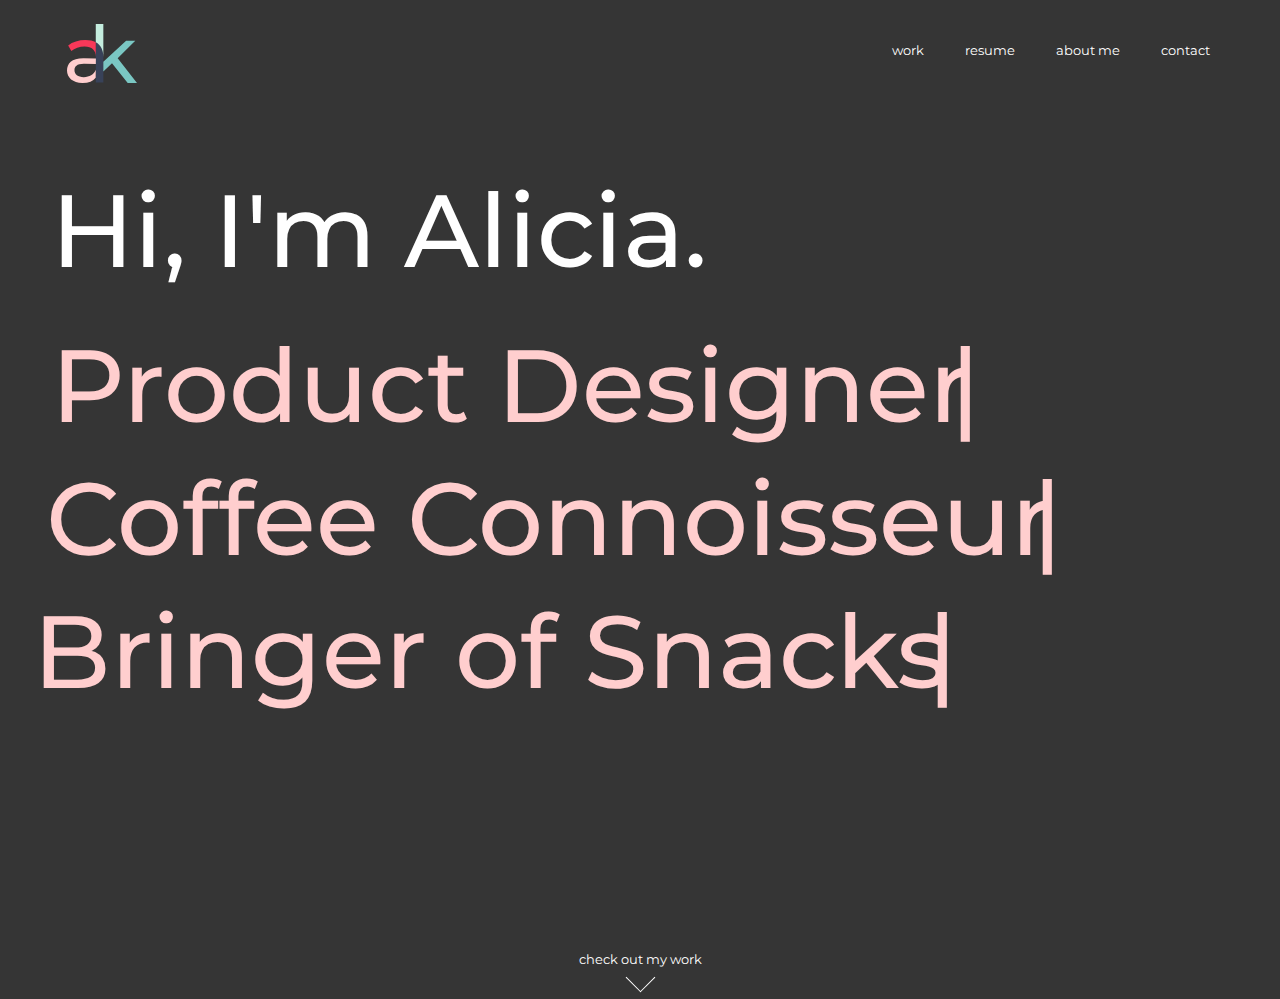
<file: index.html>
<!DOCTYPE html>

<html lang="en-US">

<head>
    <title>Alicia Kozlowski Portfolio</title> 
    <meta charset="utf-8">
    <meta name="viewport" content="width=device-width, initial-scale=1.0">
    <link rel="stylesheet" type="text/css" href="Kozlowski_Portfolio.css">
    <link rel="stylesheet" href="https://fonts.googleapis.com/css?family=Montserrat:300,400,500,600" type="text/css">
    <link rel="icon" href="/favicon.ico" type="image/x-icon">
    <link rel="icon" href="/favicon-32x32.png" type="image/png" sizes="32x32">
    <link rel="icon" href="/favicon-16x16.png" type="image/png" sizes="16x16">
</head>
    
<body class="home">
    
<header>
<a href="index.html"><div class="logo"></div></a>
<nav>
    <ul>
    <li><a class="navWhite" href="work.html">work</a></li>
    <li><a class="navWhite" href="resume.html">resume</a></li>
    <li><a class="navWhite" href="about-me.html">about me</a></li>
    <li><a class="navWhite" href="contact.html">contact</a></li>
    </ul>
</nav>
</header>
    
<main>
    <div id="home-div">
    <h1 id="home-text">Hi, I'm Alicia.</h1>
    <h1>
        <span class="text_1">Product Designer</span>
        <span class="text_2">Coffee Connoisseur</span>
        <span class="text_3">Bringer of Snacks</span>
    </h1>    
    </div>
</main>
    
<footer>
    <a href="work.html" class="navWhite">
    <div id="index">
        check out my work<br>
        <i class="downArrow"></i>
    </div>
    </a>
</footer>
 
</body>

</html>
</file>
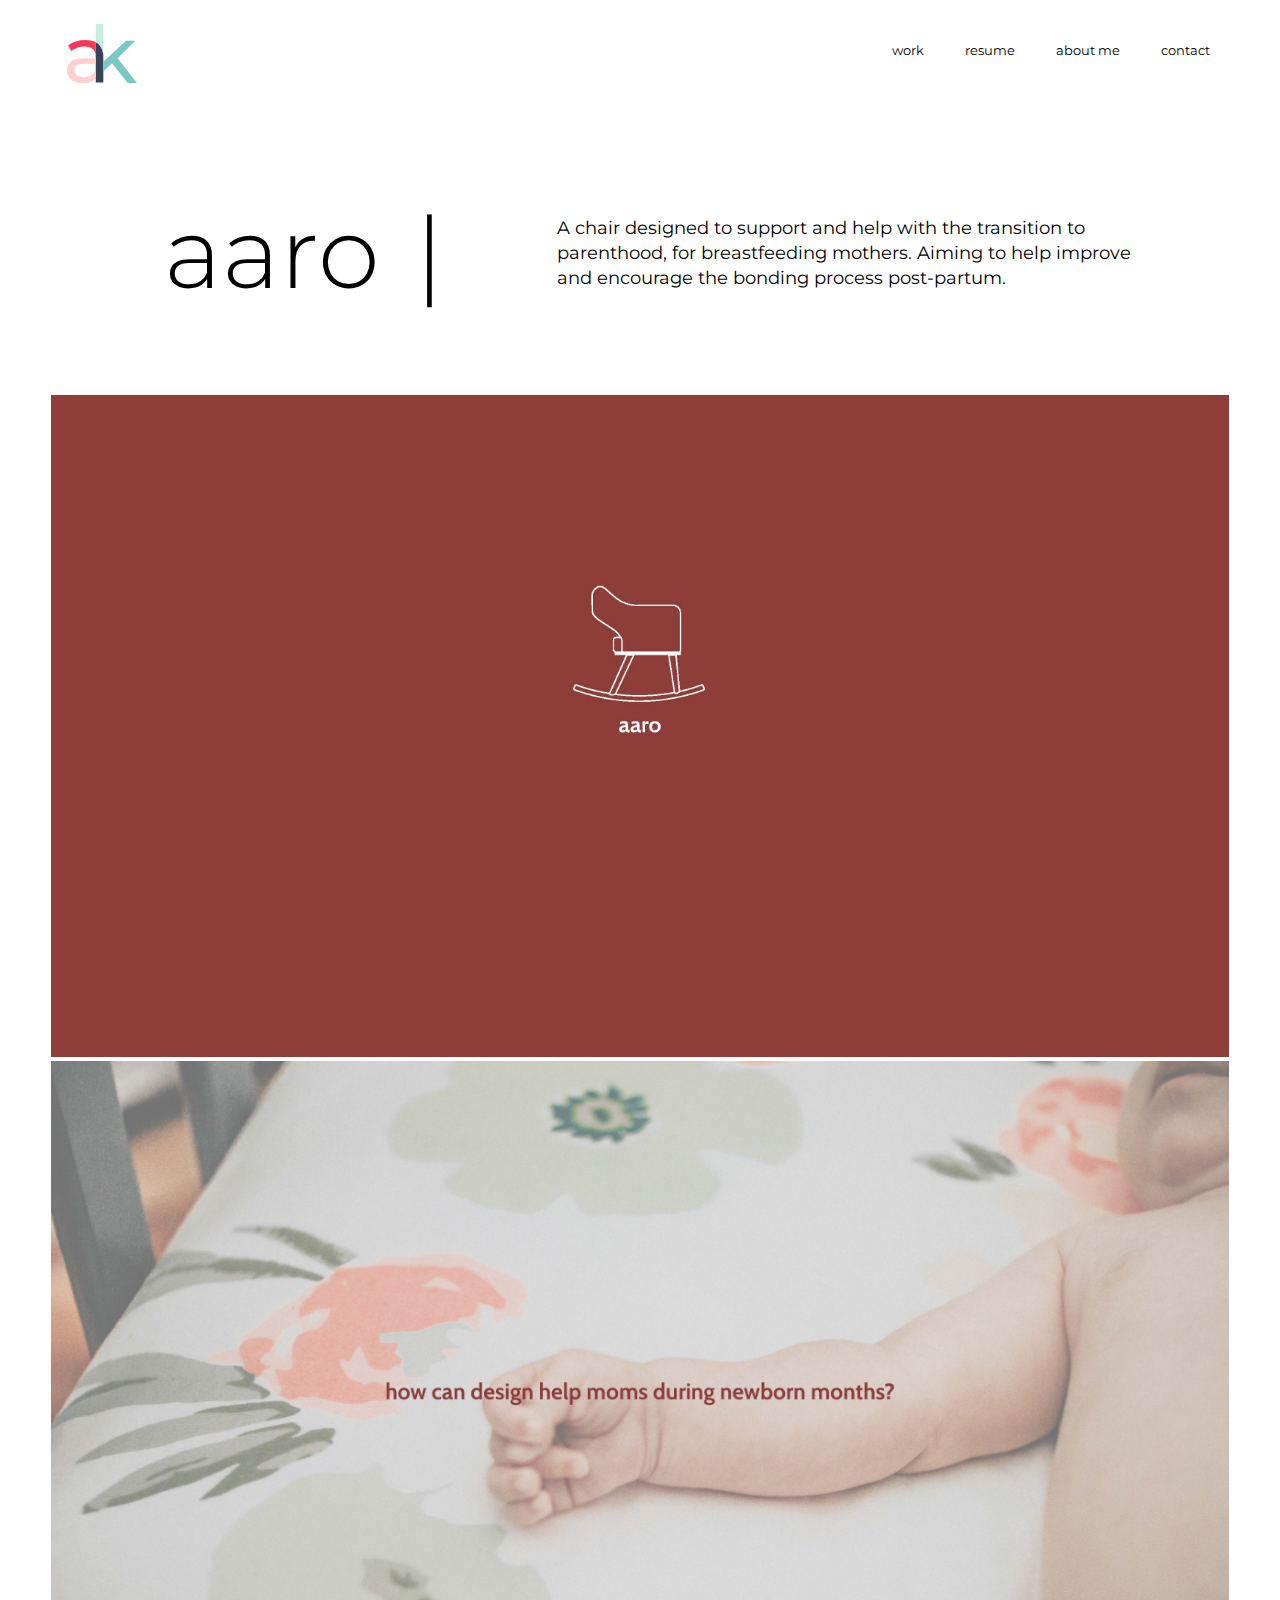
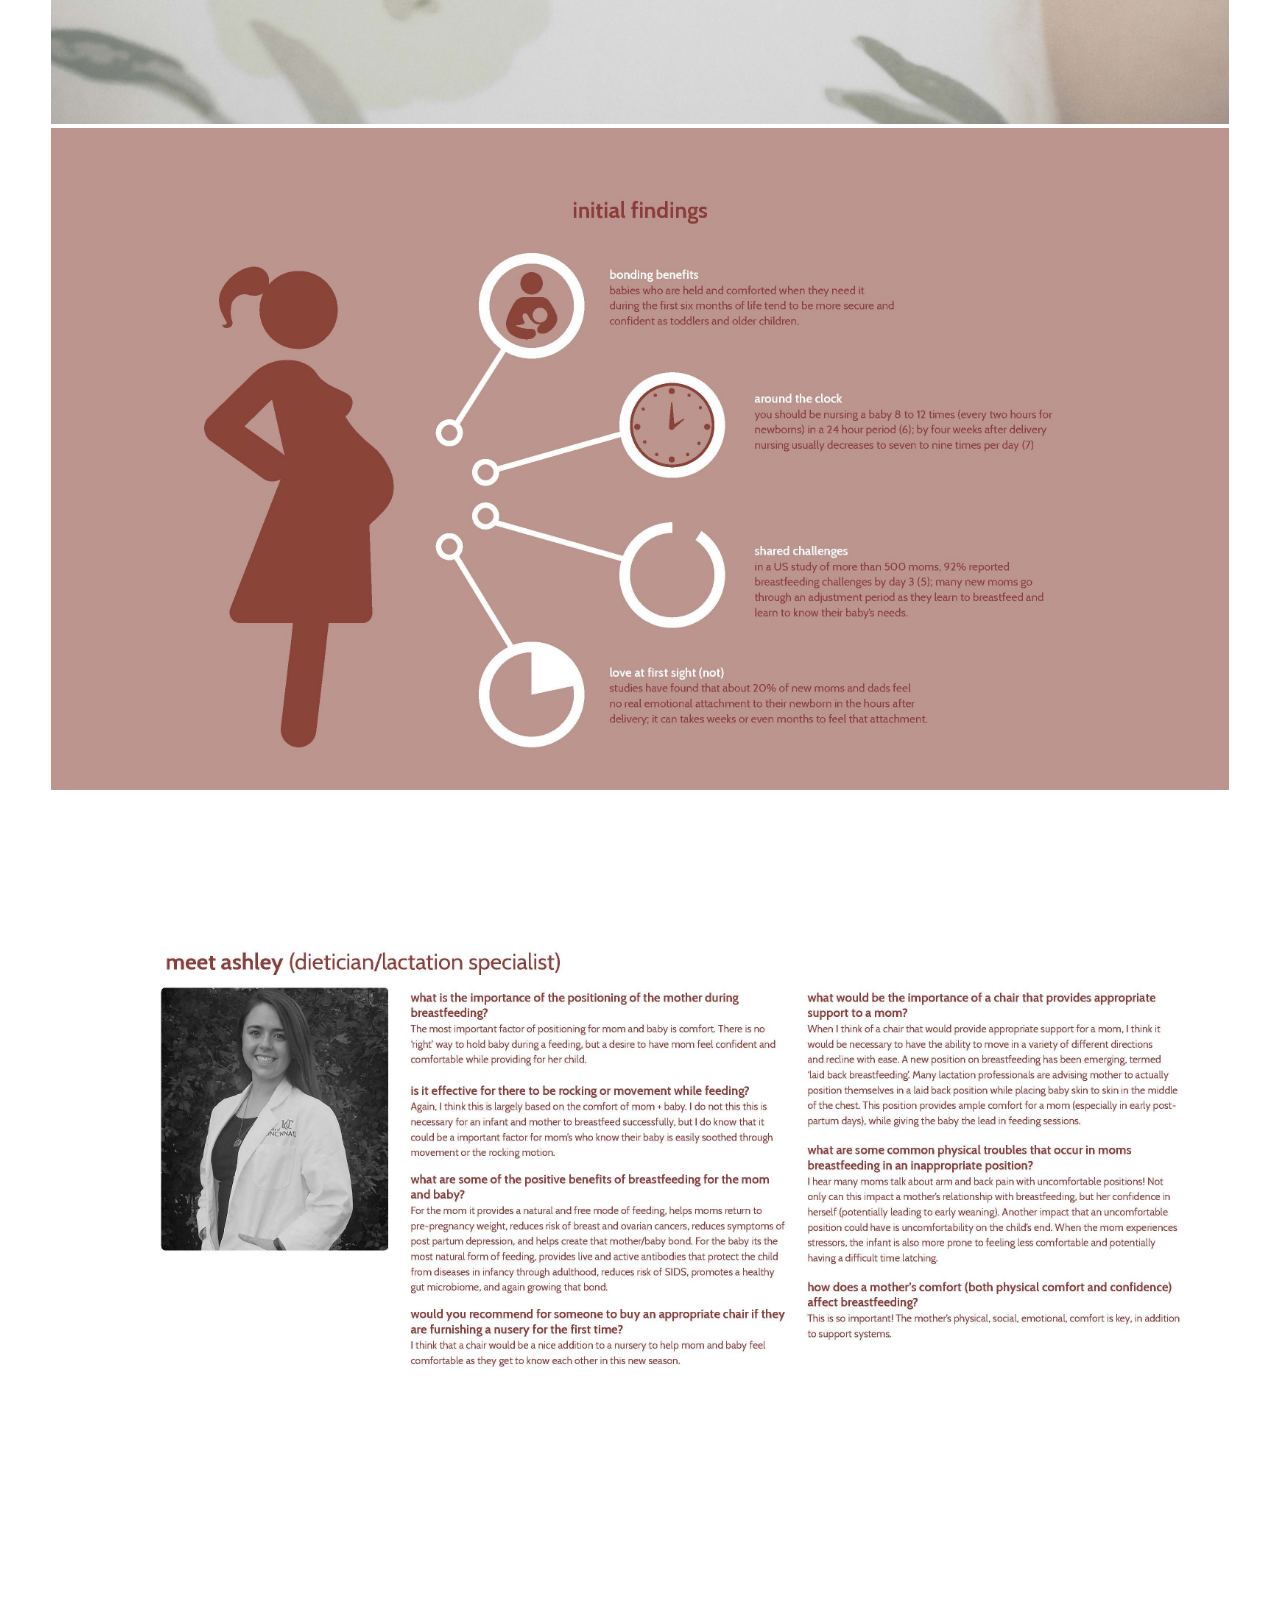
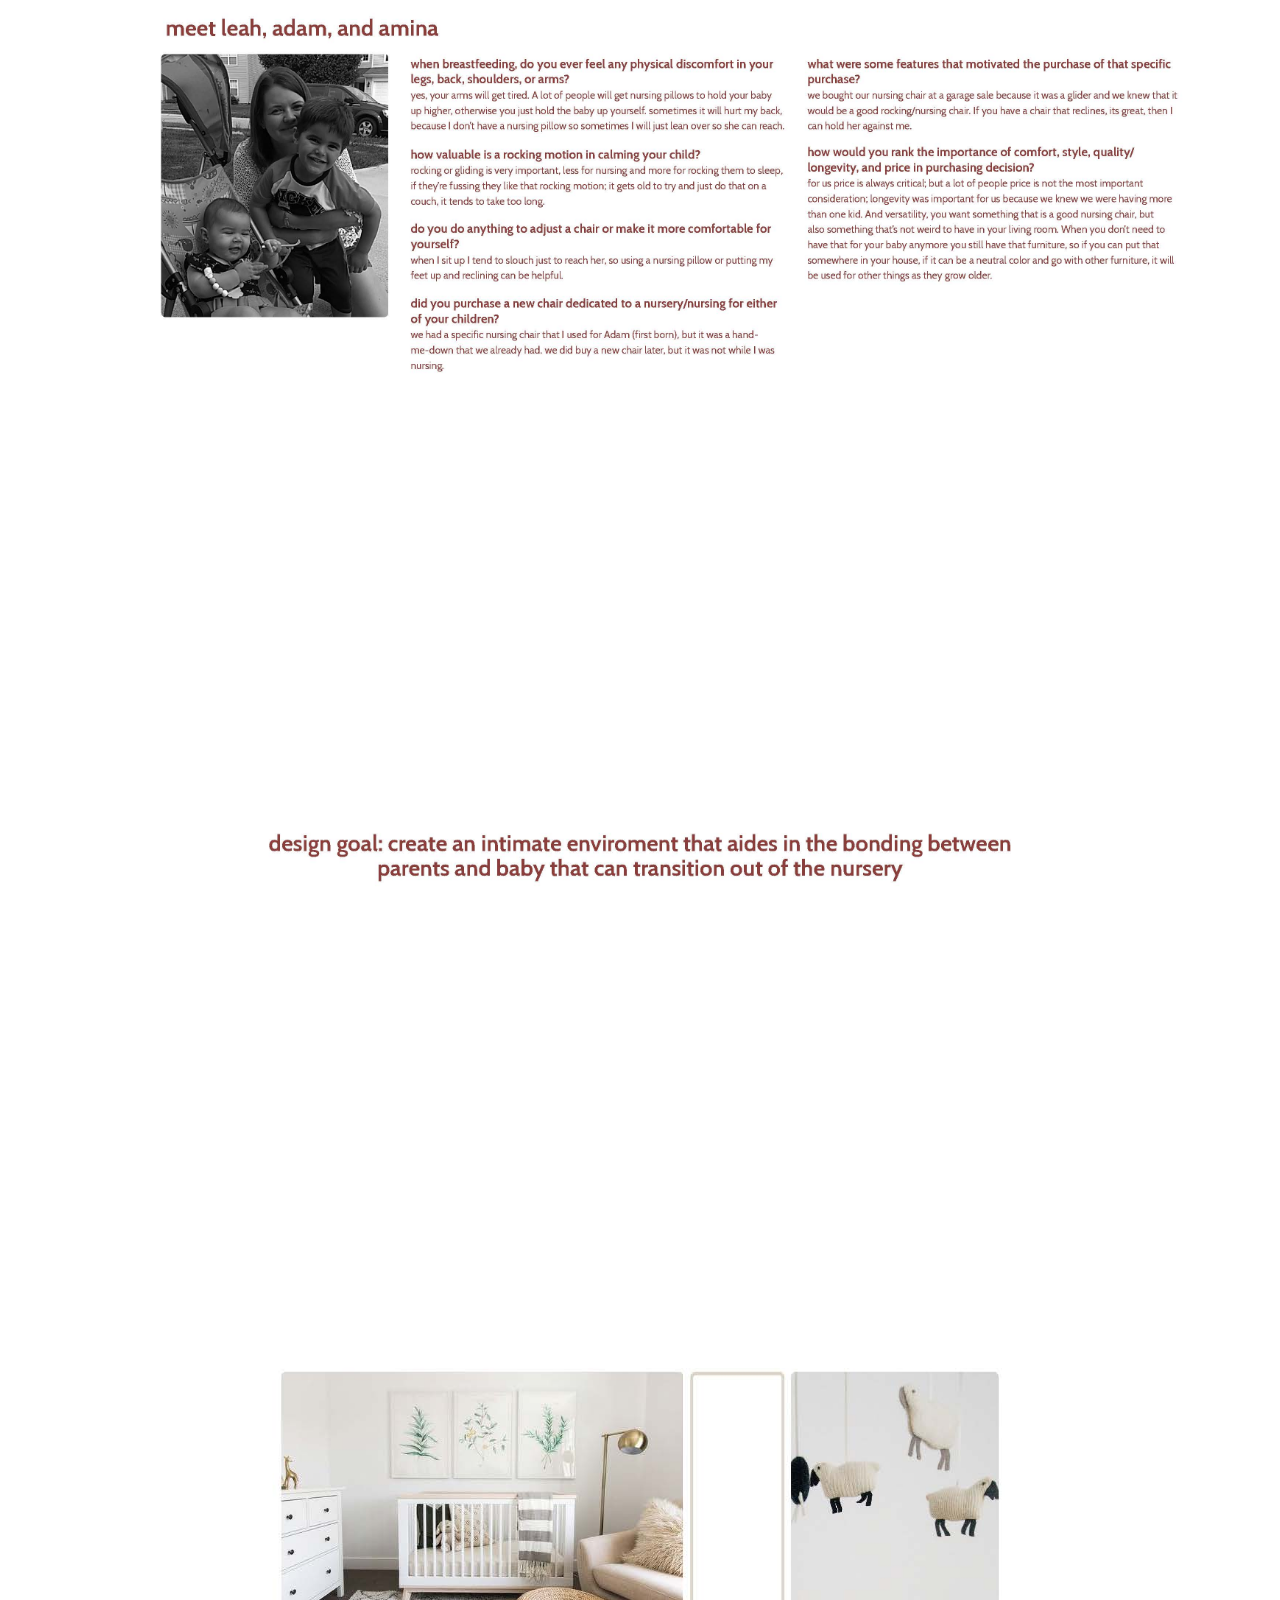
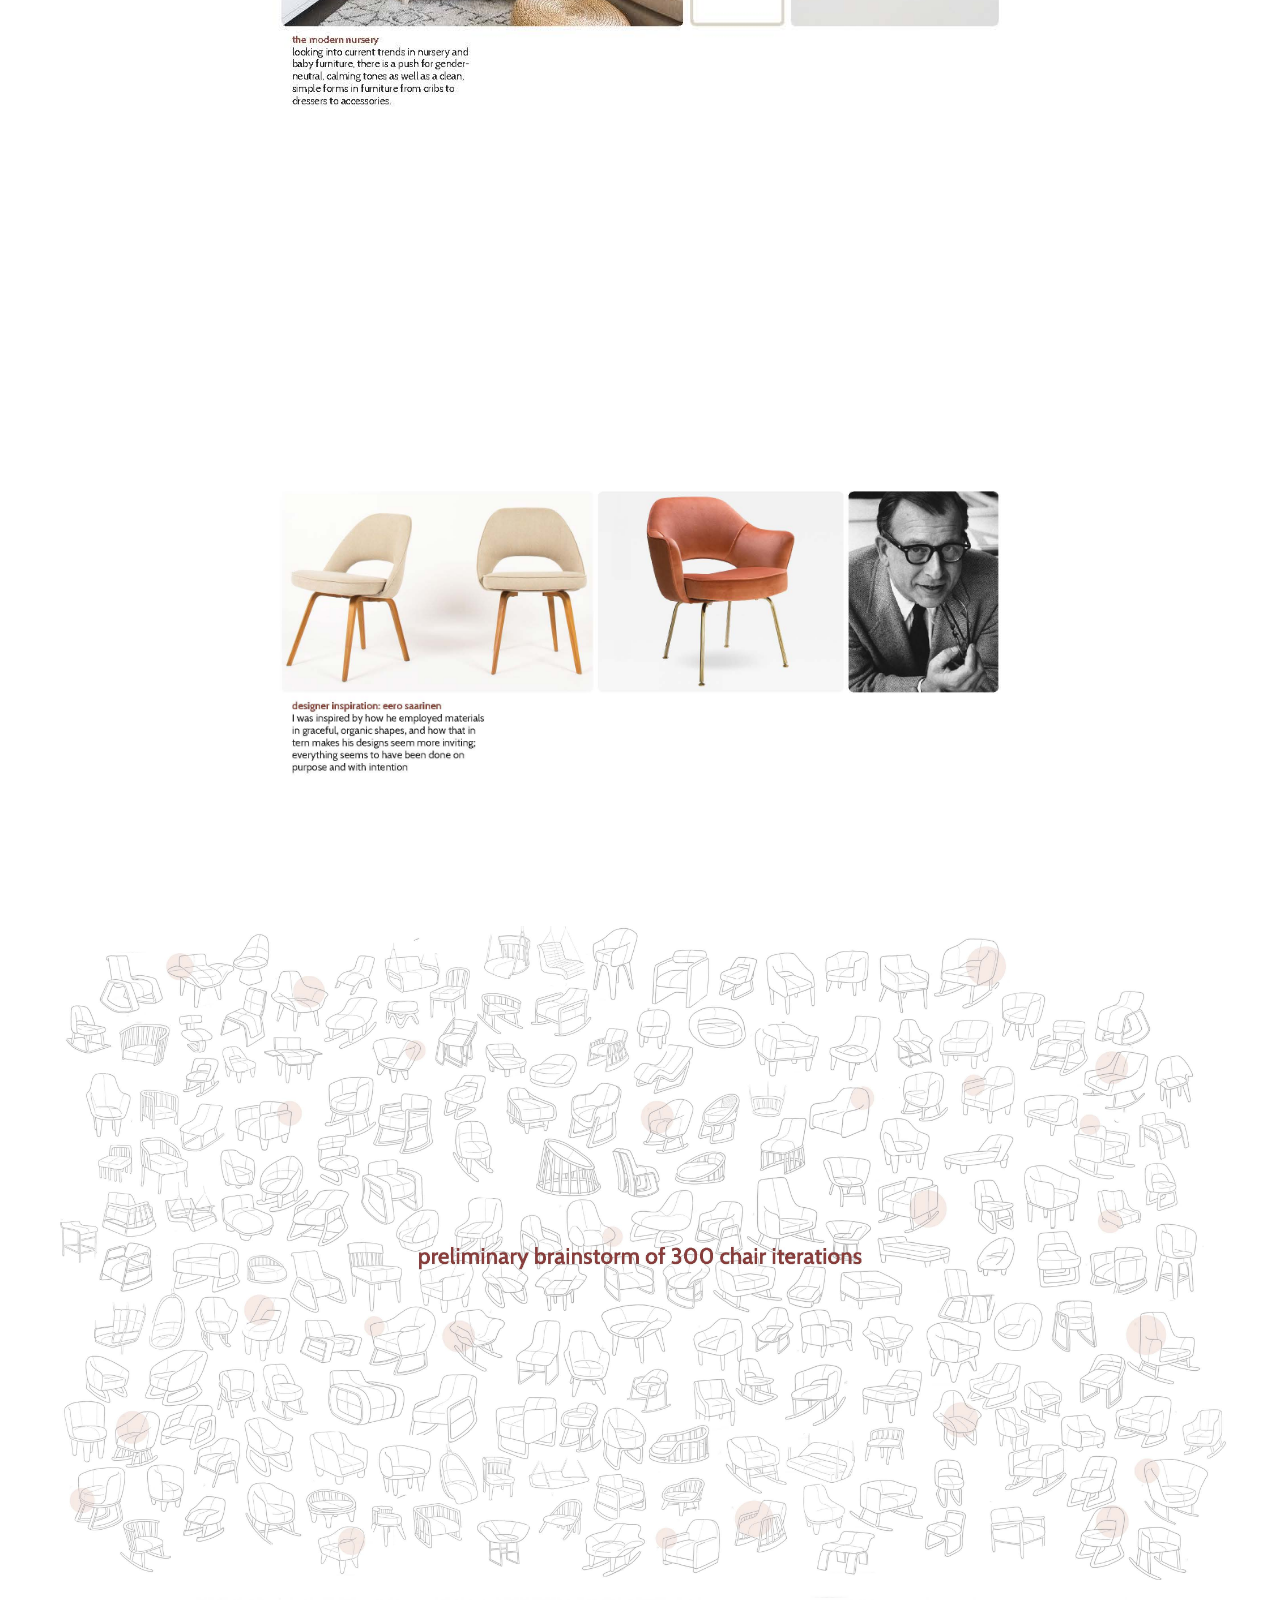
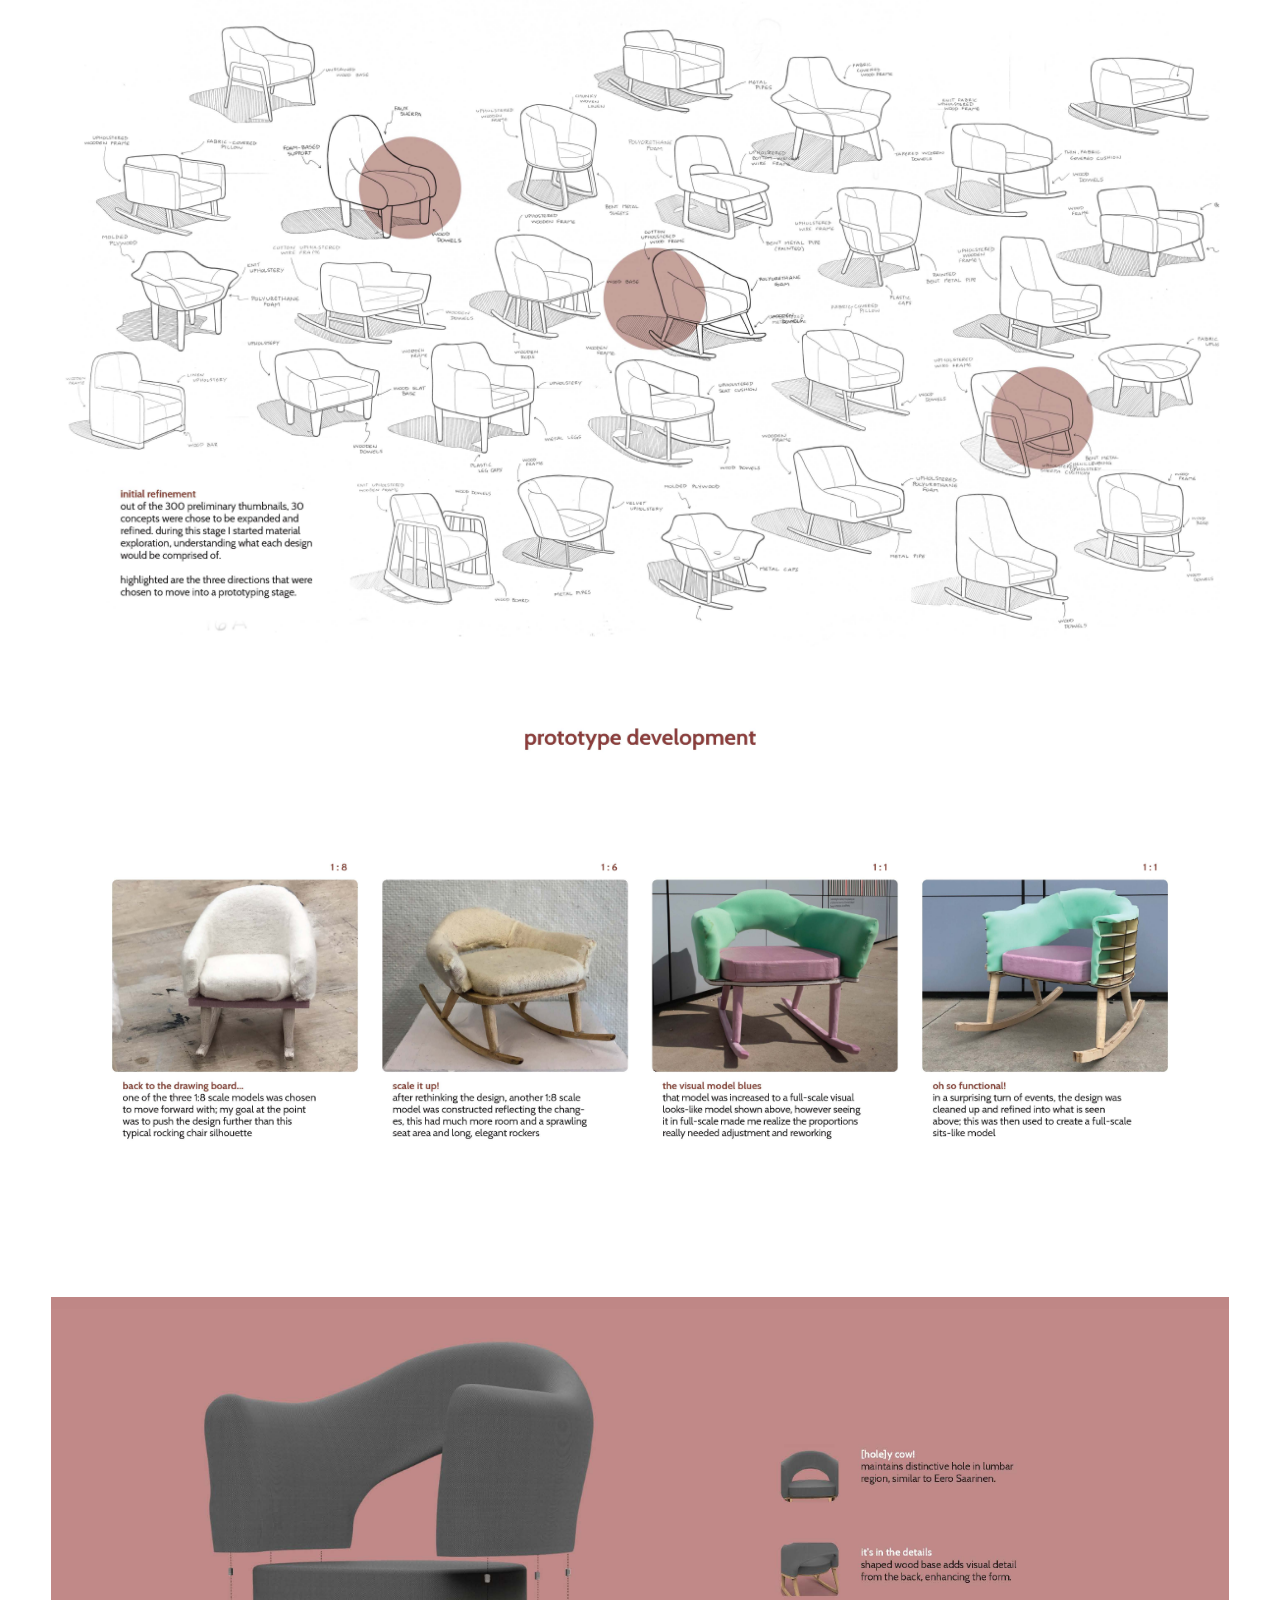
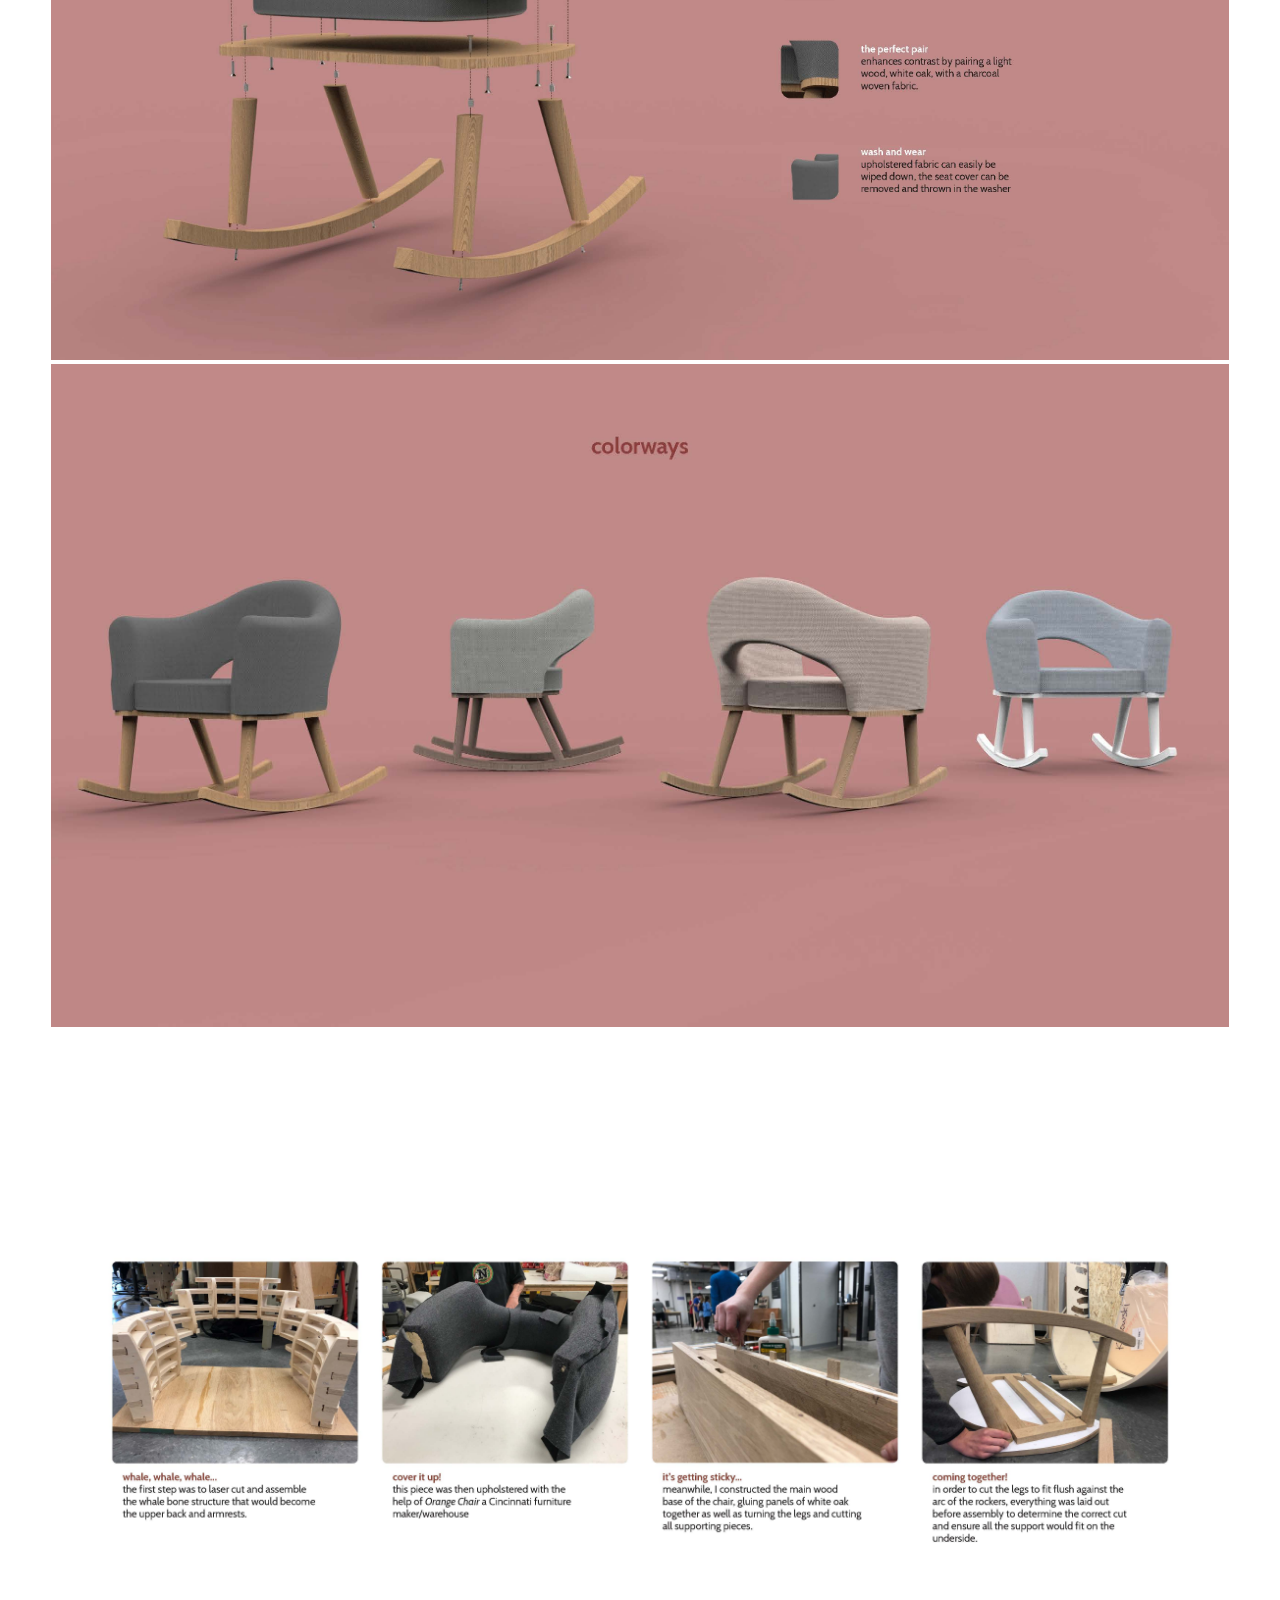
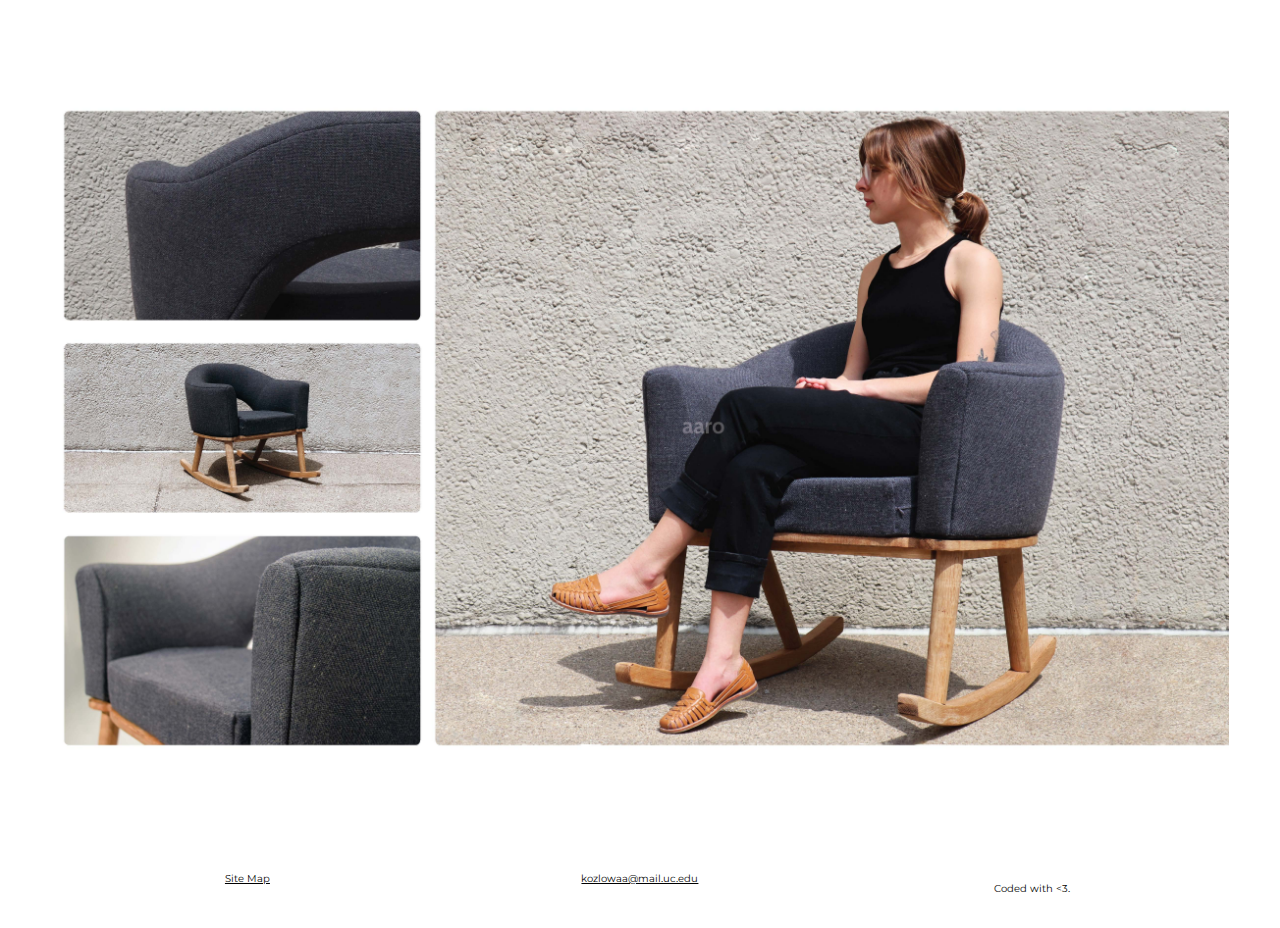
<file: aaro.html>
<!DOCTYPE html>

<html lang="en-US">

<head>
    <title>Work - Aaro</title> 
    <meta charset="utf-8">
    <meta name="viewport" content="width=device-width, initial-scale=1.0">
    <link rel="stylesheet" type="text/css" href="Kozlowski_Portfolio.css">
    <link rel="stylesheet" href="https://fonts.googleapis.com/css?family=Montserrat:300,400,500,600" type="text/css">
    <link rel="shortcut icon" href="/favicon.ico" type="image/x-icon">
    <link rel="icon" href="/favicon.ico" type="image/x-icon">
</head>
    
<body>
    
<header>
<a href="index.html"><div class="logo"></div></a>
<nav>
    <ul>
    <li><a class="navDark" href="work.html">work</a></li>
    <li><a class="navDark" href="resume.html">resume</a></li>
    <li><a class="navDark" href="about-me.html">about me</a></li>
    <li><a class="navDark" href="contact.html">contact</a></li>
    </ul>
</nav>
</header>
    
<main>
    <div class="row">
        <div class="col-1"></div>
        <div class="col-4 page-title-mobile">
            <h1 class="page-title">aaro</h1>
        </div>
        <p class="col-7 subtext-mobile" id="title-subtext-work">A chair designed to support and help with the transition to <br>parenthood, for breastfeeding mothers. Aiming to help improve <br>and encourage the bonding process post-partum.</p>
    </div>
    <img class="col-12" src="Images/aaro/portfolio_kozlowski_Page_04.jpg" alt=" ">
    <img class="col-12" src="Images/aaro/portfolio_kozlowski_Page_05.jpg" alt=" ">
    <img class="col-12" src="Images/aaro/portfolio_kozlowski_Page_06.jpg" alt=" ">
    <img class="col-12" src="Images/aaro/portfolio_kozlowski_Page_07.jpg" alt=" ">
    <img class="col-12" src="Images/aaro/portfolio_kozlowski_Page_08.jpg" alt=" ">
    <img class="col-12" src="Images/aaro/portfolio_kozlowski_Page_09.jpg" alt=" ">
    <img class="col-12" src="Images/aaro/portfolio_kozlowski_Page_10.jpg" alt=" ">
    <img class="col-12" src="Images/aaro/portfolio_kozlowski_Page_11.jpg" alt=" ">
    <img class="col-12" src="Images/aaro/portfolio_kozlowski_Page_12.jpg" alt=" ">
    <img class="col-12" src="Images/aaro/portfolio_kozlowski_Page_13.jpg" alt=" ">
    <img class="col-12" src="Images/aaro/portfolio_kozlowski_Page_14.jpg" alt=" ">
    <img class="col-12" src="Images/aaro/portfolio_kozlowski_Page_15.jpg" alt=" ">
    <img class="col-12" src="Images/aaro/portfolio_kozlowski_Page_16.jpg" alt=" ">
    <img class="col-12" src="Images/aaro/portfolio_kozlowski_Page_17.jpg" alt=" ">
    <img class="col-12" src="Images/aaro/portfolio_kozlowski_Page_18.jpg" alt=" ">
</main>
    
<footer>
    <div class="footer row">
        <a class="click col-4" href="sitemap.html">Site Map</a>
        <a class="click col-4" href="mailto:kozlowaa@mail.uc.edu">kozlowaa@mail.uc.edu</a>
        <p class="col-4">Coded with &lt;3.</p>
    </div>
</footer>
 
</body>

</html>
</file>
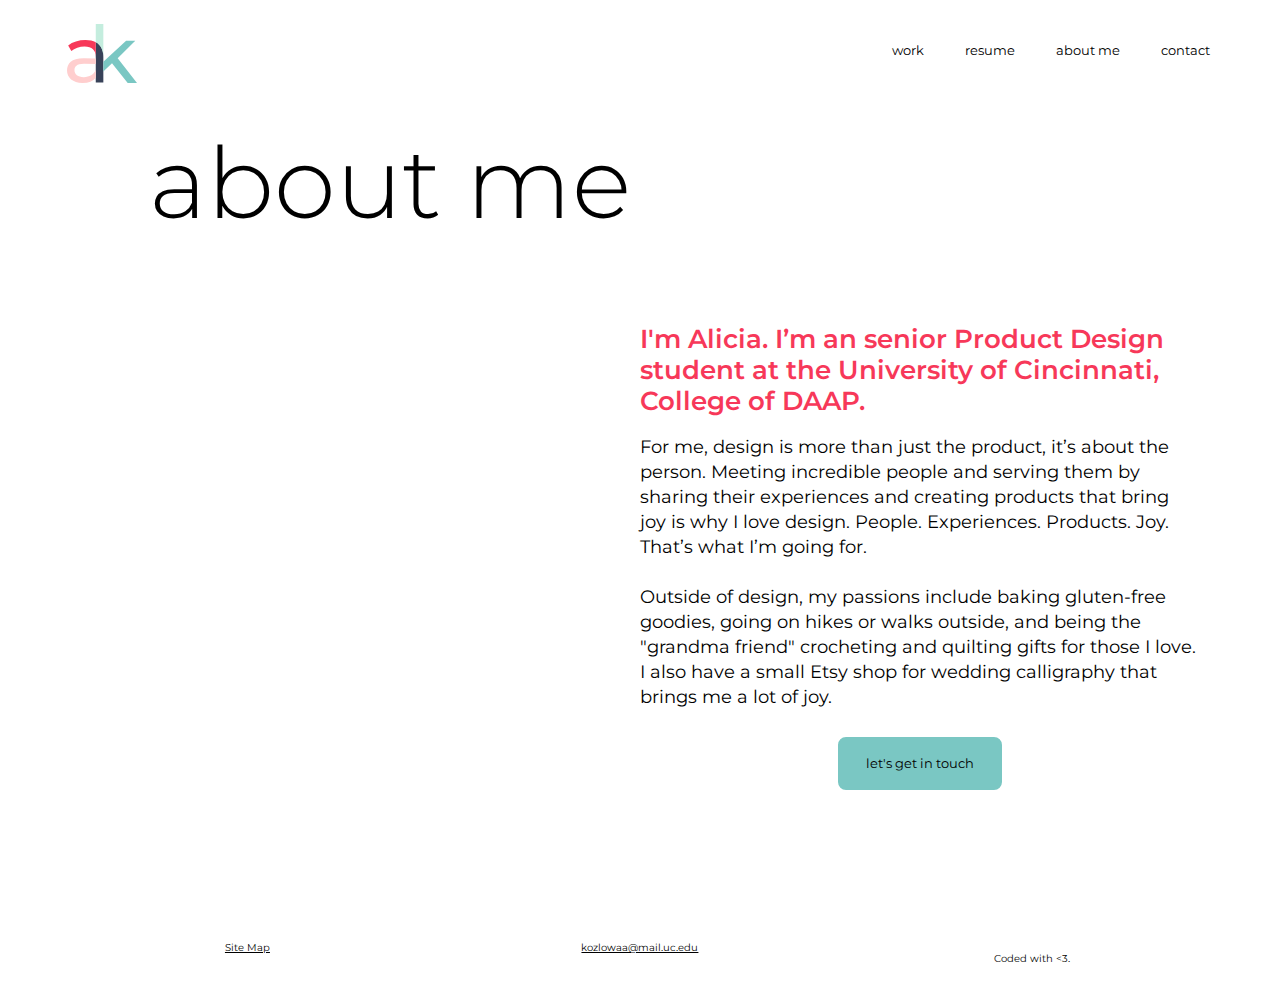
<file: about-me.html>
<!DOCTYPE html>

<html lang="en-US">

<head>
    <title>About Me</title> 
    <meta charset="utf-8">
    <meta name="viewport" content="width=device-width, initial-scale=1.0">
    <link rel="stylesheet" type="text/css" href="Kozlowski_Portfolio.css">
    <link rel="stylesheet" href="https://fonts.googleapis.com/css?family=Montserrat:300,400,500,600" type="text/css">
    <link rel="shortcut icon" href="/favicon.ico" type="image/x-icon">
    <link rel="icon" href="/favicon.ico" type="image/x-icon">
</head>
    
<body>
    
<header>
<a href="index.html"><div class="logo"></div></a>
<nav>
    <ul>
    <li><a class="navDark" href="work.html">work</a></li>
    <li><a class="navDark" href="resume.html">resume</a></li>
    <li><a class="navDark" href="about-me.html">about me</a></li>
    <li><a class="navDark" href="contact.html">contact</a></li>
    </ul>
</nav>
</header>
    
<main>
    <div class="row">
        <div class="col-1"></div>
        <h1 class="page-title-other">about me</h1>  
    </div>
    <div class="row">
    <div class="col-1"></div>
    <div class="profile-image col-5" alt="Alicia Kozlowski riding a motor bike"></div>
    <div class="col-6" id="aboutText">
    <h3><span id="intro">I'm Alicia. I’m an senior Product Design student at the University of Cincinnati, College of DAAP.</span></h3>
    <p class="body-text">For me, design is more than just the product, it’s about the person. Meeting incredible people and serving them by sharing their experiences and creating products that bring joy is why I love design. People. Experiences. Products. Joy. That’s what I’m going for.<br><br>Outside of design, my passions include baking gluten-free goodies, going on hikes or walks outside, and being the "grandma friend" crocheting and quilting gifts for those I love. I also have a small Etsy shop for wedding calligraphy that brings me a lot of joy.</p>
    <a class="button" href="mailto:kozlowaa@mail.uc.edu">let's get in touch</a>
    </div>
    </div>
</main>
    
<footer>
    <div class="footer row">
        <a class="click col-4" href="sitemap.html">Site Map</a>
        <a class="click col-4" href="mailto:kozlowaa@mail.uc.edu">kozlowaa@mail.uc.edu</a>
        <p class="col-4">Coded with &lt;3.</p>
    </div>
</footer>
 
</body>

</html>
</file>
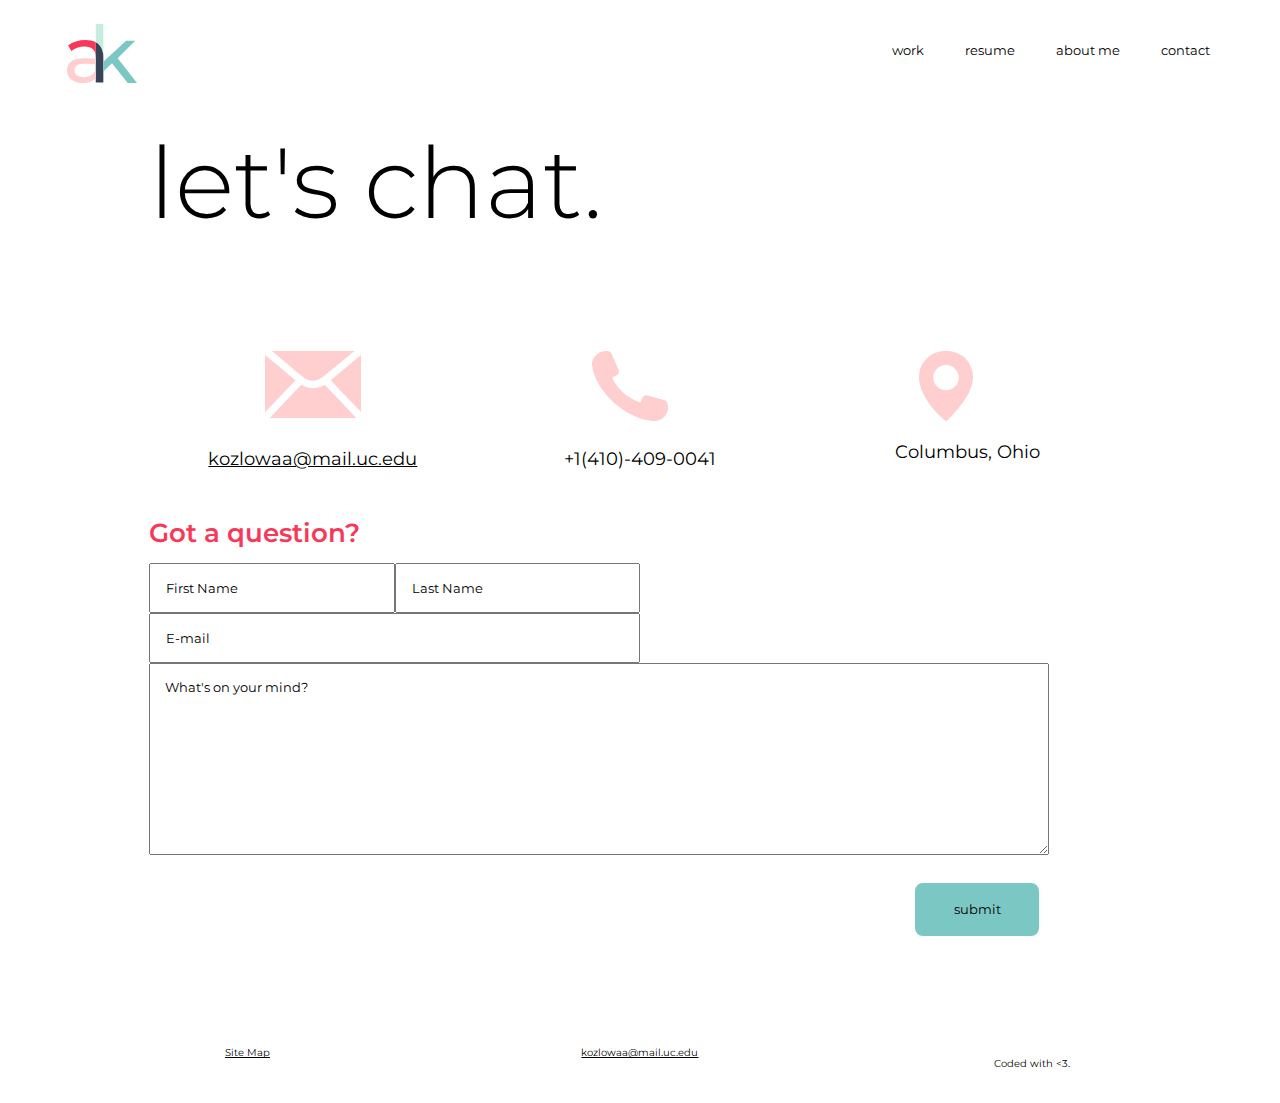
<file: contact.html>
<!DOCTYPE html>

<html lang="en-US">

<head>
    <title>Contact</title> 
    <meta charset="utf-8">
    <meta name="viewport" content="width=device-width, initial-scale=1.0">
    <link rel="stylesheet" type="text/css" href="Kozlowski_Portfolio.css">
    <link rel="stylesheet" href="https://fonts.googleapis.com/css?family=Montserrat:300,400,500,600" type="text/css">
    <link rel="shortcut icon" href="/favicon.ico" type="image/x-icon">
    <link rel="icon" href="/favicon.ico" type="image/x-icon">
</head>
    
<body>
    
<header>
<a href="index.html"><div class="logo"></div></a>
<nav>
    <ul>
    <li><a class="navDark" href="work.html">work</a></li>
    <li><a class="navDark" href="resume.html">resume</a></li>
    <li><a class="navDark" href="about-me.html">about me</a></li>
    <li><a class="navDark" href="contact.html">contact</a></li>
    </ul>
</nav>
</header>
    
<main class="col-10">
    <div class="row">
        <h1 class="page-title-other">let's chat.</h1>  
    </div>
    <div class="content row">
        <div class="contact-card col-4">
            <div id="contact-email-icon"></div>
            <p><a class="click" href="mailto:kozlowaa@mail.uc.edu">kozlowaa@mail.uc.edu</a></p>
        </div>
        <div class="contact-card col-4">
            <div id="contact-phone-icon"></div>
            <p>+1(410)-409-0041</p>
        </div>
        <div class="contact-card col-4">
            <div id="contact-location-icon"></div>
            <p>Columbus, Ohio</p>
        </div>
    </div>
    <div class="form">
        <h3>Got a question?</h3>
    <form> 
    <div class="row">
        <input type="text" id="form-first" class="col-3" name="fname" value="First Name">
        <input type="text" id="form-last" class="col-3" name="lname" value="Last Name">
    </div>
    <div class="row">
        <input type="text" id="form-email" class="col-6" name="email" value="E-mail">
    </div>
    <div class="row">
        <textarea rows="10" id="form-message" class="col-11" name="message">What's on your mind?</textarea>
    </div>
    <input type="button" class="button" href="mailto:kozlowaa@mail.uc.edu" value="submit">
    </form>
    </div>
</main>
    
<footer>
    <div class="footer row">
        <a class="click col-4" href="sitemap.html">Site Map</a>
        <a class="click col-4" href="mailto:kozlowaa@mail.uc.edu">kozlowaa@mail.uc.edu</a>
        <p class="col-4">Coded with &lt;3.</p>
    </div>
</footer>
 
</body>

</html>
</file>
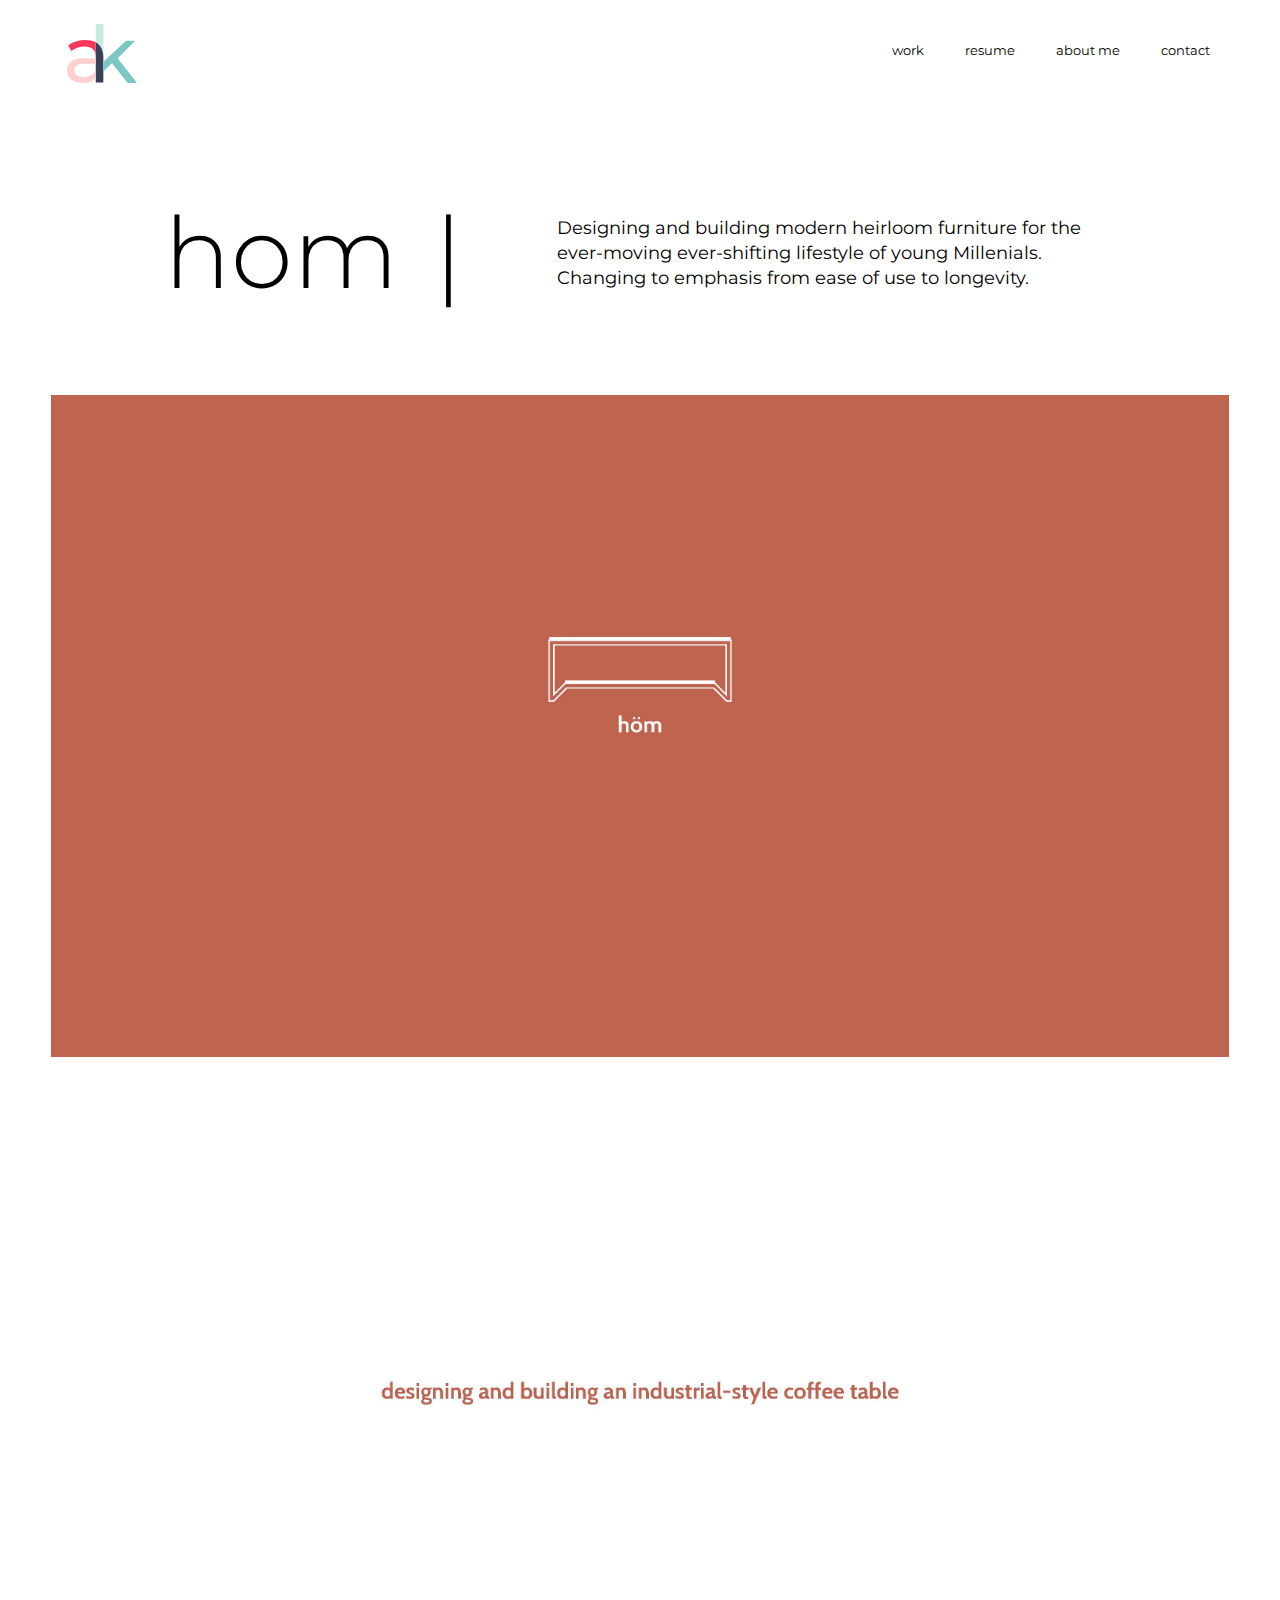
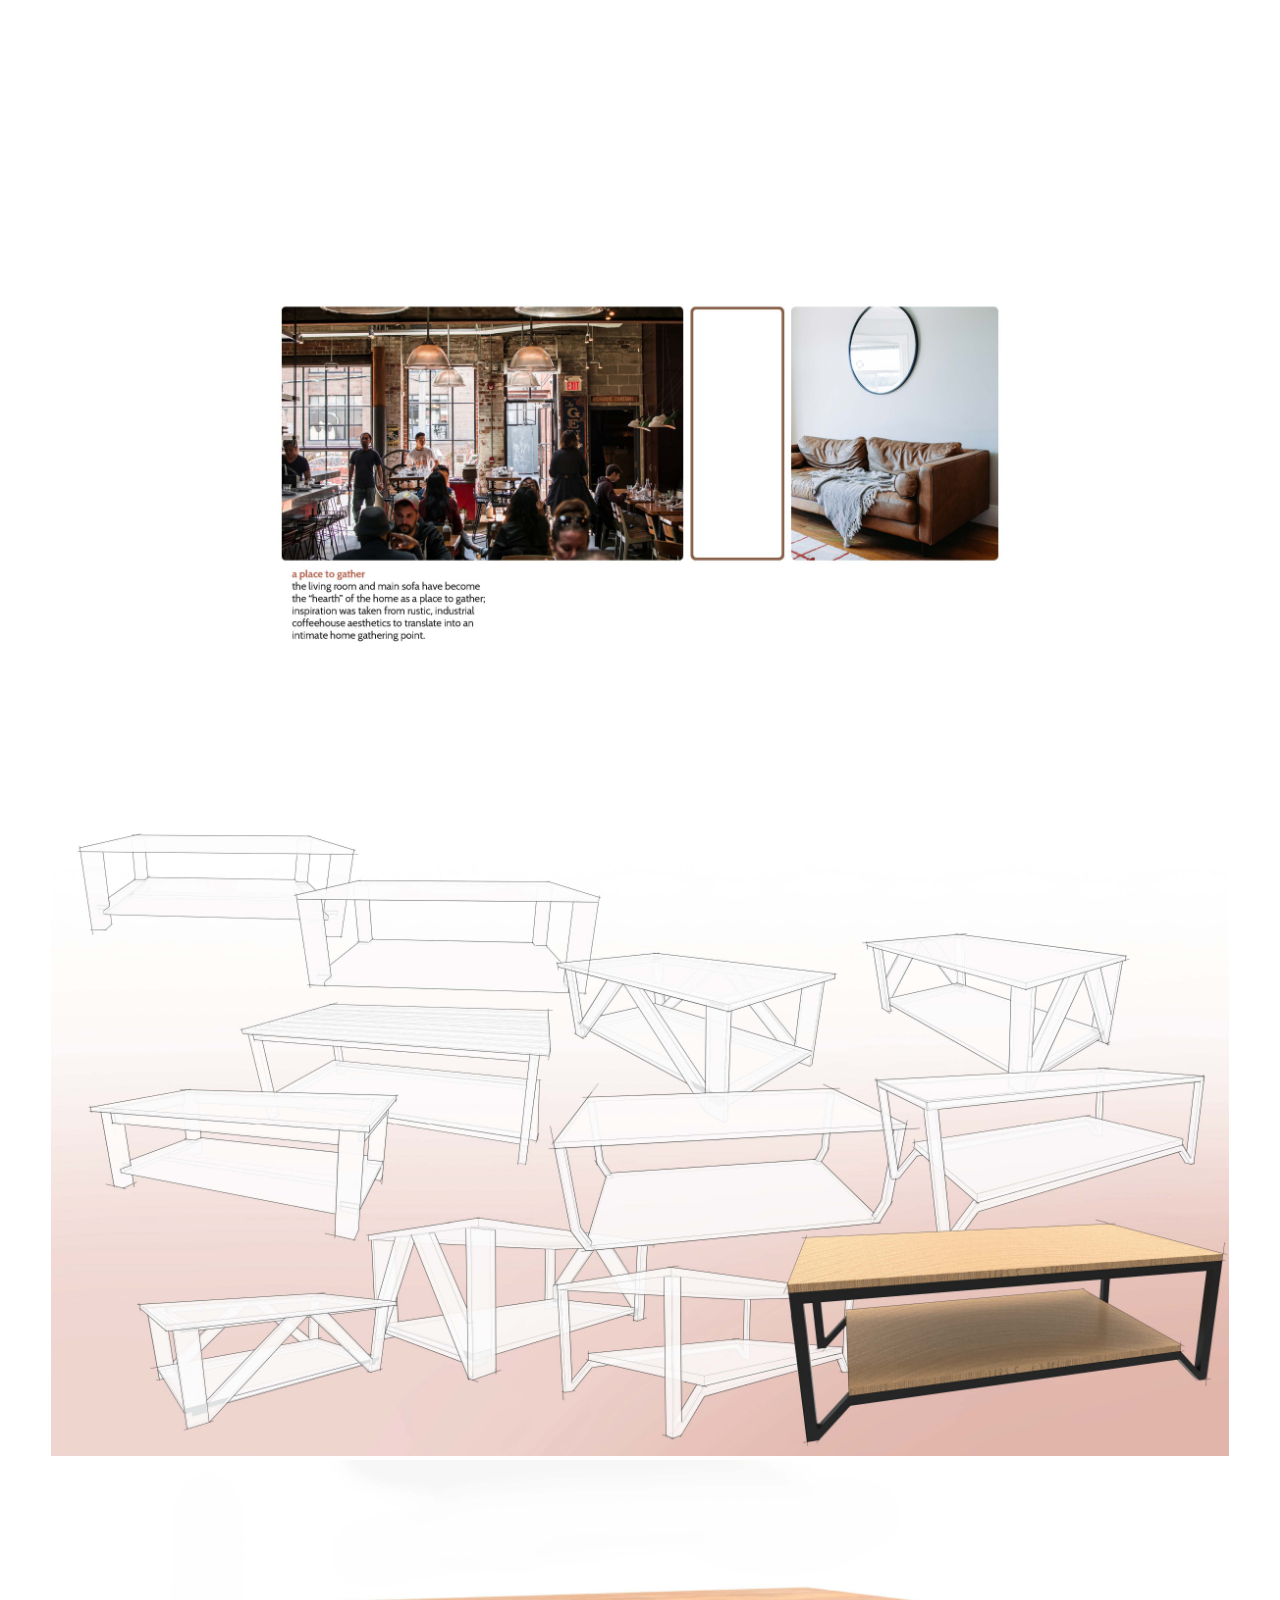
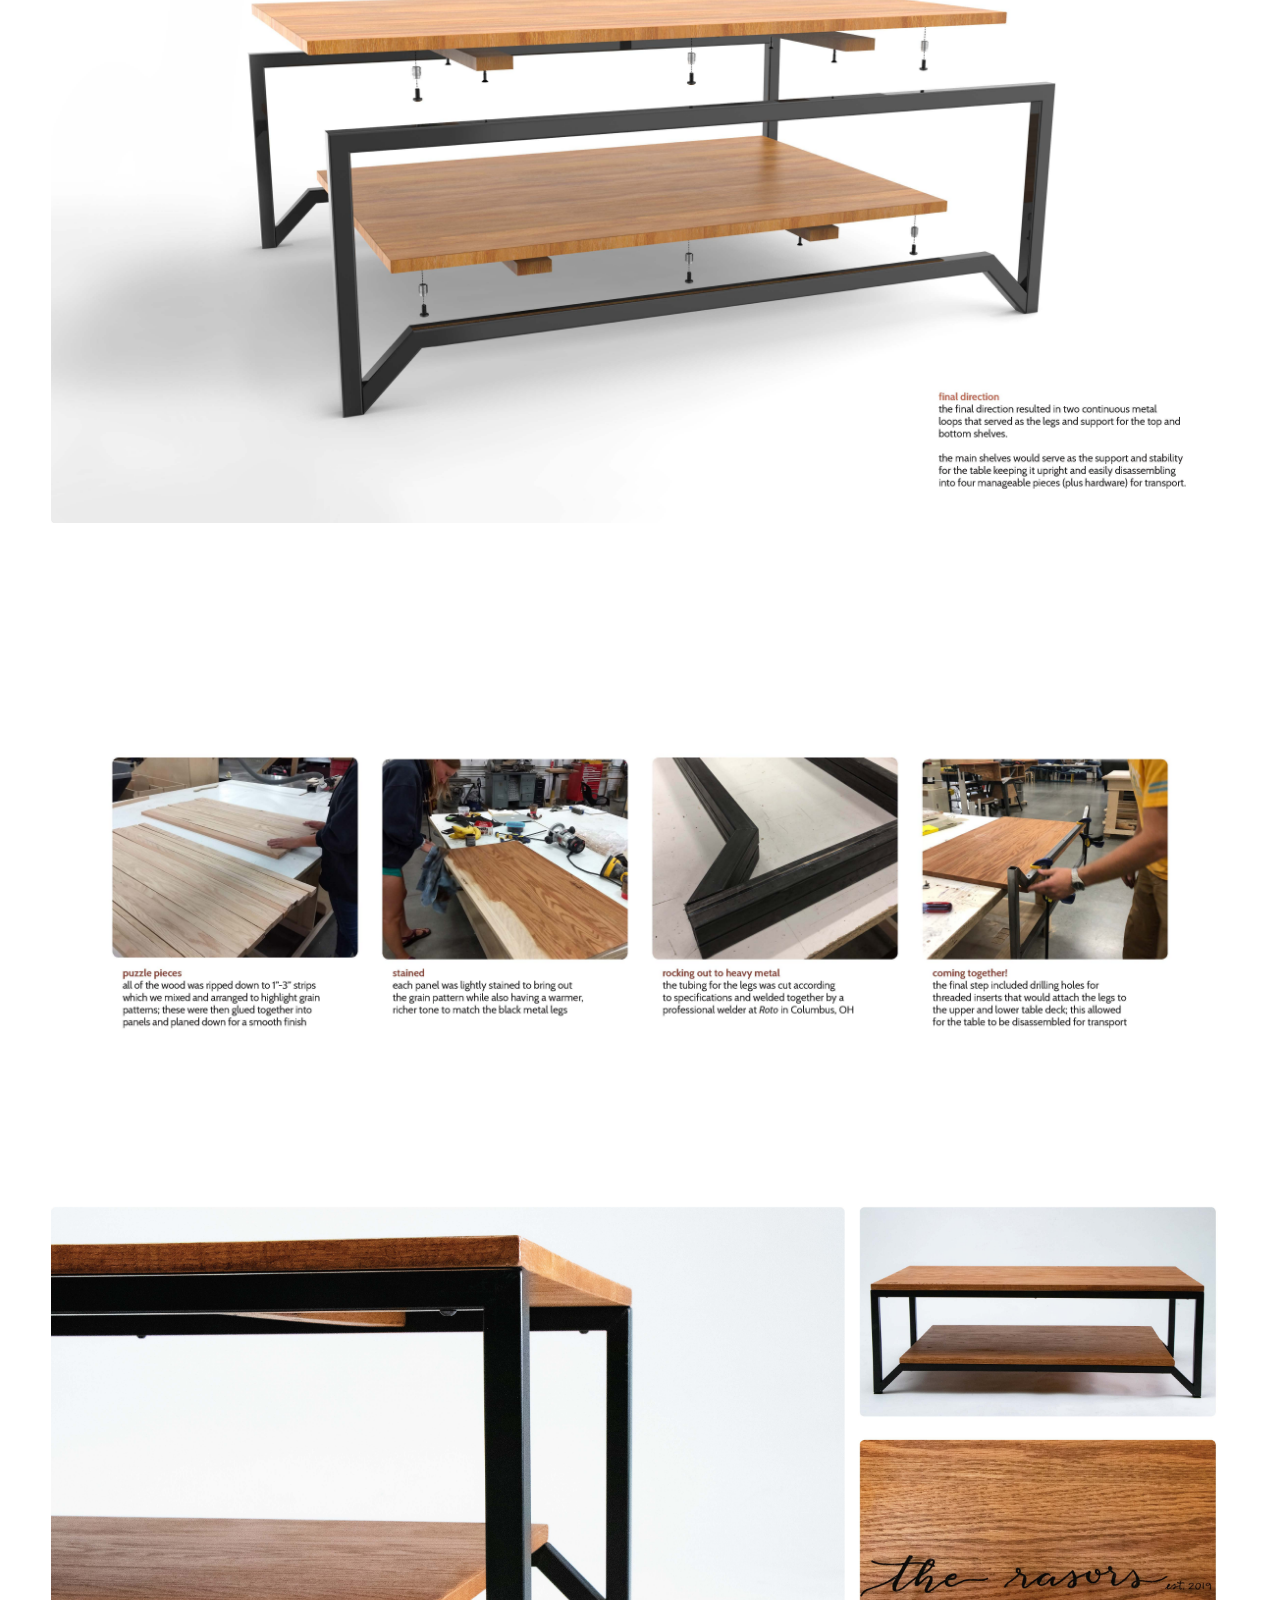
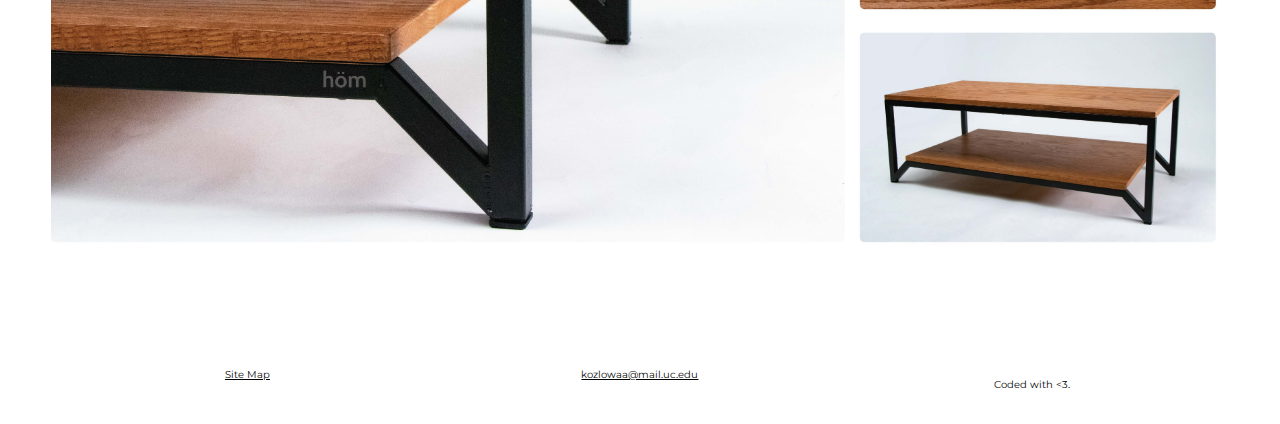
<file: hom.html>
<!DOCTYPE html>

<html lang="en-US">

<head>
    <title>Work - Hom</title> 
    <meta charset="utf-8">
    <meta name="viewport" content="width=device-width, initial-scale=1.0">
    <link rel="stylesheet" type="text/css" href="Kozlowski_Portfolio.css">
    <link rel="stylesheet" href="https://fonts.googleapis.com/css?family=Montserrat:300,400,500,600" type="text/css">
    <link rel="shortcut icon" href="/favicon.ico" type="image/x-icon">
    <link rel="icon" href="/favicon.ico" type="image/x-icon">
</head>
    
<body>
    
<header>
<a href="index.html"><div class="logo"></div></a>
<nav>
    <ul>
    <li><a class="navDark" href="work.html">work</a></li>
    <li><a class="navDark" href="resume.html">resume</a></li>
    <li><a class="navDark" href="about-me.html">about me</a></li>
    <li><a class="navDark" href="contact.html">contact</a></li>
    </ul>
</nav>
</header>
    
<main>
    <div class="row">
        <div class="col-1"></div>
        <div class="col-4 page-title-mobile">
            <h1 class="page-title">hom</h1>
        </div>
        <p class="col-7 subtext-mobile" id="title-subtext-work">Designing and building modern heirloom furniture for the <br>ever-moving ever-shifting lifestyle of young Millenials.<br>Changing to emphasis from ease of use to longevity.</p>
    </div>
    <img class="col-12" src="Images/hom/portfolio_kozlowski_Page_45.jpg" alt=" ">
    <img class="col-12" src="Images/hom/portfolio_kozlowski_Page_46.jpg" alt=" ">
    <img class="col-12" src="Images/hom/portfolio_kozlowski_Page_47.jpg" alt=" ">
    <img class="col-12" src="Images/hom/portfolio_kozlowski_Page_48.jpg" alt=" ">
    <img class="col-12" src="Images/hom/portfolio_kozlowski_Page_49.jpg" alt=" ">
    <img class="col-12" src="Images/hom/portfolio_kozlowski_Page_50.jpg" alt=" ">
    <img class="col-12" src="Images/hom/portfolio_kozlowski_Page_51.jpg" alt=" ">
</main>
    
<footer>
    <div class="footer row">
        <a class="click col-4" href="sitemap.html">Site Map</a>
        <a class="click col-4" href="mailto:kozlowaa@mail.uc.edu">kozlowaa@mail.uc.edu</a>
        <p class="col-4">Coded with &lt;3.</p>
    </div>
</footer>
 
</body>

</html>
</file>
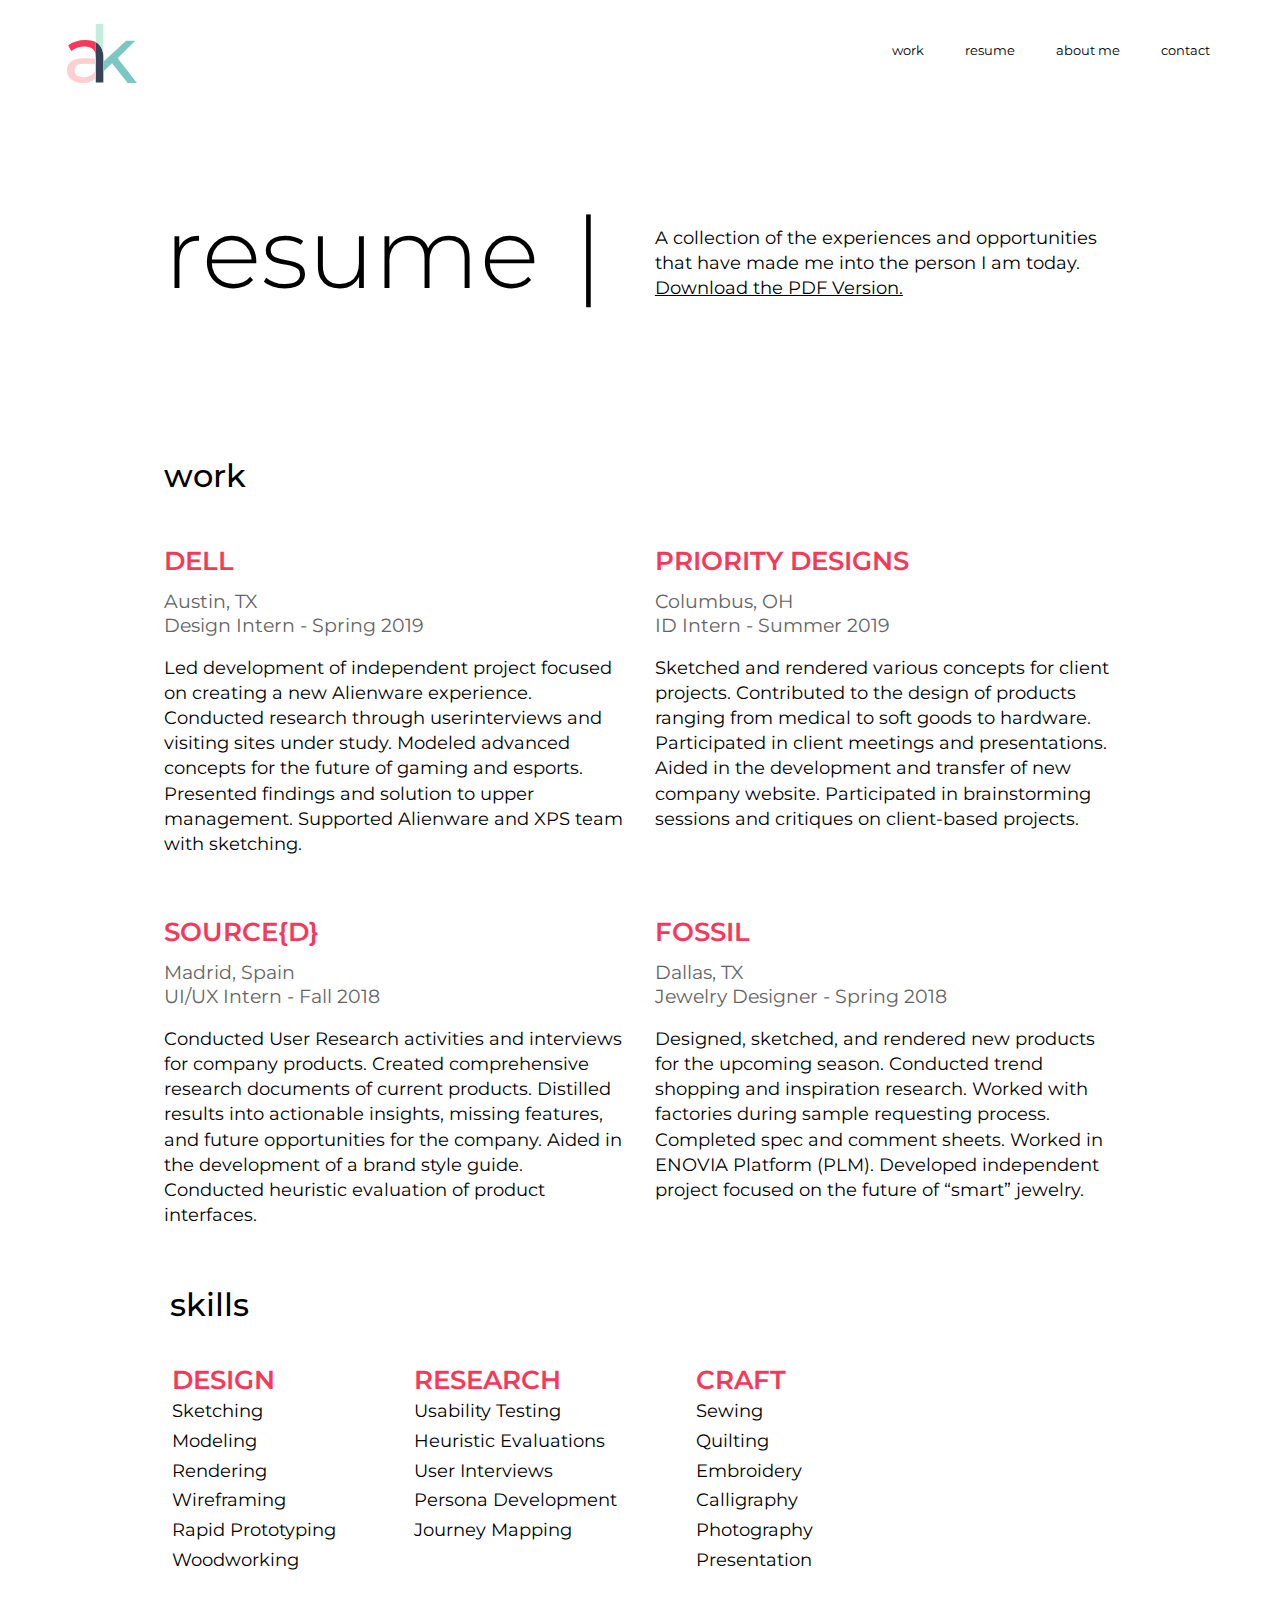
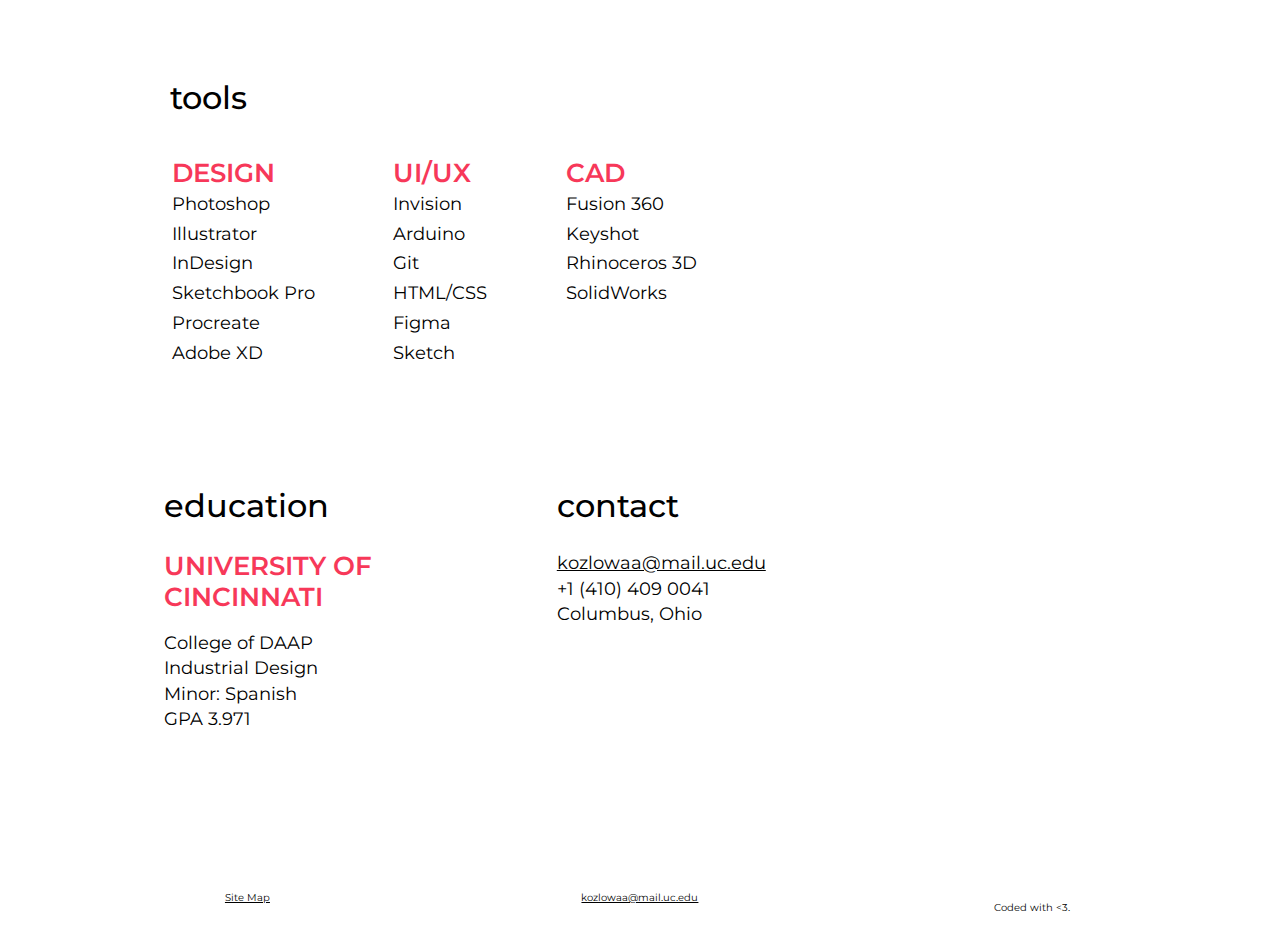
<file: resume.html>
<!DOCTYPE html>

<html lang="en-US">

<head>
    <title>Resume</title> 
    <meta charset="utf-8">
    <meta name="viewport" content="width=device-width, initial-scale=1.0">
    <link rel="stylesheet" type="text/css" href="Kozlowski_Portfolio.css">
    <link rel="stylesheet" href="https://fonts.googleapis.com/css?family=Montserrat:300,400,500,600" type="text/css">
    <link rel="icon" href="/favicon.ico" type="image/x-icon">
    <link rel="icon" href="/favicon-32x32.png" type="image/png" sizes="32x32">
    <link rel="icon" href="/favicon-16x16.png" type="image/png" sizes="16x16">
</head>
    
<body>
    
<header>
<a href="index.html"><div class="logo"></div></a>
<nav>
    <ul>
    <li><a class="navDark" href="work.html">work</a></li>
    <li><a class="navDark" href="resume.html">resume</a></li>
    <li><a class="navDark" href="about-me.html">about me</a></li>
    <li><a class="navDark" href="contact.html">contact</a></li>
    </ul>
</nav>
</header>
    
<main>
    <div class="page-info row">
        <div class="col-1"></div>
        <h1 class="page-title page-title-mobile col-5">resume </h1>  
        <p class="col-6 subtext-mobile" id="title-subtext-resume">A collection of the experiences and opportunities<br> that have made me into the person I am today. <br> <a class="click" target="_blank" href="Kozlowski-Resume-2020.pdf">Download the PDF Version.</a></p>
    </div>
<div>
    <div class="row">
        <div class="col-1"></div>
        <h2 class="col-2 resumeHeader">work</h2> 
    </div>
    <div class="row">
        <div class="col-1"></div>
        <div class="col-5 mobile-resume">
        <h3><a class="company" href="https://www.dell.com" target="_blank">DELL</a></h3>
        <h4>Austin, TX <br> Design Intern - Spring 2019</h4>
        <p>Led development of independent project focused on creating a new Alienware experience. Conducted research through userinterviews and visiting sites under study. Modeled advanced concepts for the future of gaming and esports. Presented findings and solution to upper management. Supported Alienware and XPS team with sketching.</p>
        </div>
        <div class="col-5 mobile-resume">
        <h3><a class="company" href="https://www.prioritydesigns.com" target="_blank">PRIORITY DESIGNS</a></h3>
        <h4>Columbus, OH <br> ID Intern - Summer 2019</h4>
        <p>Sketched and rendered various concepts for client projects. Contributed to the design of products ranging from medical to soft goods to hardware. Participated in client meetings and presentations. Aided in the development and transfer of new company website. Participated in brainstorming sessions and critiques on client-based projects.</p>
        </div>
        <div class="col-1"></div>
    </div>
    <div class="row">
        <div class="col-1"></div>
        <div class="col-5 mobile-resume">
        <h3>SOURCE{D}</h3>
        <h4>Madrid, Spain <br> UI/UX Intern - Fall 2018</h4>
        <p>Conducted User Research activities and interviews for company products. Created comprehensive research documents of current products. Distilled results into actionable insights, missing features, and future opportunities for the company. Aided in the development of a brand style guide. Conducted heuristic evaluation of product interfaces.</p>
        </div>
        <div class="col-5 mobile-resume">
        <h3><a class="company" href="https://www.fossil.com" target="_blank">FOSSIL</a></h3>
        <h4>Dallas, TX <br> Jewelry Designer - Spring 2018</h4>
        <p>Designed, sketched, and rendered new products for the upcoming season. Conducted trend shopping and inspiration research. Worked with factories during sample requesting process. Completed spec and comment sheets. Worked in ENOVIA Platform (PLM). Developed independent project focused on the future of “smart” jewelry.</p>
        </div>
        <div class="col-1"></div>
    </div>
    <table class="mobile-resume">
        <caption class="resumeHeader">skills</caption>
        <tr>   
            <th>DESIGN</th>
            <th>RESEARCH</th>
            <th>CRAFT</th>
        </tr>
        <tr>
            <td class="resume">Sketching</td>
            <td class="resume">Usability Testing</td>
            <td class="resume">Sewing</td>
        </tr>
        <tr>
            <td class="resume">Modeling</td>
            <td class="resume">Heuristic Evaluations</td>
            <td class="resume">Quilting</td>
        </tr>
        <tr>
            <td class="resume">Rendering</td>
            <td class="resume">User Interviews</td>
            <td class="resume">Embroidery</td>
        </tr>
        <tr>
            <td class="resume">Wireframing</td>
            <td class="resume">Persona Development</td>
            <td class="resume">Calligraphy</td>
        </tr>
        <tr>
            <td class="resume">Rapid Prototyping</td>
            <td class="resume">Journey Mapping</td>
            <td class="resume">Photography</td>
        </tr>
        <tr>
            <td class="resume">Woodworking</td>
            <td class="resume">&nbsp;</td>
            <td class="resume">Presentation</td>
        </tr>
    </table>
    <table class="mobile-resume">
        <caption class="resumeHeader">tools</caption>
        <tr>   
            <th>DESIGN</th>
            <th>UI/UX</th>
            <th>CAD</th>
        </tr>
        <tr>
            <td class="resume">Photoshop</td>
            <td class="resume">Invision</td>
            <td class="resume">Fusion 360</td>
        </tr>
        <tr>
            <td class="resume">Illustrator</td>
            <td class="resume">Arduino</td>
            <td class="resume">Keyshot</td>
        </tr>
        <tr>
            <td class="resume">InDesign</td>
            <td class="resume">Git</td>
            <td class="resume">Rhinoceros 3D</td>
        </tr>
        <tr>
            <td class="resume">Sketchbook Pro</td>
            <td class="resume">HTML/CSS</td>
            <td class="resume">SolidWorks</td>
        </tr>
        <tr>
            <td class="resume">Procreate</td>
            <td class="resume">Figma</td>
            <td class="resume">&nbsp;</td>
        </tr>
        <tr>
            <td class="resume">Adobe XD</td>
            <td class="resume">Sketch</td>
            <td class="resume">&nbsp;</td>
        </tr>
    </table>
    <div class="row">
        <div class="col-1"></div>
        <div class="col-4 mobile-resume-bottom">    
            <h2>education</h2>
                <div>
                    <h3>UNIVERSITY OF CINCINNATI</h3>
                    <p>College of DAAP<br>
                    Industrial Design<br>
                    Minor: Spanish<br>
                    GPA 3.971</p><br>
                </div>
        </div>
        <div class="col-4 mobile-resume-bottom">
            <h2>contact</h2>
                <div>
                    <p><a class="click" href="mailto:kozloaa@mail.uc.edu">kozlowaa@mail.uc.edu</a><br>
                    +1 (410) 409 0041 <br>
                    Columbus, Ohio <br></p>
                </div>
        </div>
    </div>
</div>
</main>
    
<footer>
    <div class="footer row">
        <a class="click col-4" href="sitemap.html">Site Map</a>
        <a class="click col-4" href="mailto:kozlowaa@mail.uc.edu">kozlowaa@mail.uc.edu</a>
        <p class="col-4">Coded with &lt;3.</p>
    </div>
</footer>
 
</body>

</html>
</file>
<file: Kozlowski_Portfolio.css>
* {
    font-family: "Montserrat", sans-serif;
    box-sizing: border-box;
}

/********* Responsive Grid Sizing ***************/

body {
    margin-left: 4%;
    margin-right: 4%;
    background-color: #FFFFFF;
}

.col-1 { width: 8.33%; }
.col-2 { width: 16.66%; }
.col-3 { width: 25%; }
.col-4 { width: 33.33%; }
.col-5 { width: 41.66%; }
.col-6 { width: 50%; }
.col-7 { width: 58.33%; }
.col-8 { width: 66.66%; }
.col-9 { width: 75%; }
.col-10 { width: 83.33%; }
.col-11 { width: 91.66%; }
.col-12 { width: 100%; }

.row {
    position: relative;
    width: 100%;
}

.row [class*="col-"] {
    float: left;
    padding: 15px;
}

.row:first-child {
    padding-left: 0;
}

.row:last-child {
    padding-right: 0;
}

.row::after {
    content: "";
    clear: both;
    display: table;
}

main {
    clear: both;
    margin: auto;
}

div {
    padding: 0;
}

/*********** Header Styling ****************/

header {
    height: 3em;
}

.logo {
    background-image: url(Images/logo-color.svg);
    background-repeat: no-repeat;
}

.logo:hover {
    background-image: url(Images/logo-line.svg);
    background-repeat: no-repeat;
}

div.logo {
    width: 5.5vw;
    height: 5.5vw;
    float: left;
    margin: 1em;
}

nav {
    float: right;
}

nav ul li{
    list-style-type: none;
    display:inline-block;
    font-weight: 400;
    font-size: 1vw;
    padding: 1.45em;
}

/********** Link Styling ****************/

a.navDark:link {
    text-decoration: none;
    color: #000000;
}

a.navDark:visited {
    color: #000000;
}

a.navWhite:link {
    color: #FFFFFF;
    text-decoration: none;
}

a.navWhite:visited{
    text-decoration: none;
    display:inline-block;
    font-weight: 400;
    font-size: 1vw;
    color: #FFFFFF;
}

a.click:link {
    text-decoration: underline;
    color: #000000;
}

a.click:visited {
    text-decoration: underline;
    color: #F73959;
}

a.navDark:hover, a.click:hover, a.navWhite:hover{
    color: #F73959;
}

a.navDark:active, a.click:active, a.navWhite:active{
    color: #7AC7C3;
}

a.company:link, a.company:visited {
    color: #F73959;
    text-decoration: none;
}

a.company:hover {
    color: #F73959;
    text-decoration: underline;
}

a.company:active {
    color: #7AC7C3;
}

a.overlay:link {
    color: #FFFFFF;
    text-decoration: none;
}

a.overlay:visited {
    text-decoration: none;
}

/************* Home Page Styling ******************/

#home-text {
    font-size: 8vw;
    font-weight: 500;
    margin: 0;
    margin-bottom: 30px;
}

#home-div {
    margin-top: 7em;
}

.text_1, .text_2, .text_3 {
    font-size: 8vw;
    font-weight: 500;
    color: #FFCECE;
    display: inline-block;
    overflow: hidden;
    white-space: nowrap;
    position: relative;
    animation-timing-function: steps(18, end);
    animation-duration: 18s;
    animation-iteration-count: infinite;
}

.text_1 {
    animation-name: text1;
}

.text_2 {
    animation-name: text2;
    left: -5px;
}

.text_3 {
    animation-name: text3;
    left: -18px;
}

.text_1::after, .text_2::after, .text_3::after{
    content: "|";
    position: absolute;
    right: -10px;
    animation-name: caret;
    animation-duration: .75s;
    animation-timing-function: steps(1, end);
    animation-iteration-count: infinite;
}

@keyframes text1 {
    0%, 33%, 66%, 100% {
        width: 0;
    }
    10%, 22% {
        width: 9.2em;
    }
}

@keyframes text2 {
    0%, 33%, 66%, 100% {
        width: 0;
    }
    43%, 55% {
        width: 10em;
    }
}

@keyframes text3 {
    0%, 33%, 66%, 100% {
        width: 0;
    }
    76%, 88% {
        width: 9.05em;
    }
}

@keyframes caret {
    0%, 100% {
        opacity: 0;
    }
    20%, 80% {
        opacity: 1;
    }
}

body.home {
    background-color: #353535;
    color: #FFFFFF; 
}

#index {
    margin-left: auto;
    margin-right: auto;
    margin-top: 18vw;
    text-align: center;
    font-size: 1vw;
}

.downArrow {
    border: solid #FFFFFF;
    border-width: 0 1px 1px 0;
    display: inline-block;
    padding: 10px;
    transform: rotate(45deg);
    z-index: -1;
}

.downArrow:hover {
    border-color: #F73959;
}

.downArrow:active {
    border-color: #7AC7C3;
}

/******************** Text/Font Styling *********************/

.page-title {
    font-size: 7.75vw;
    font-weight: 300;
}

.page-title::after {
    content: "|";
    position: absolute;
    display: inline;
    margin: 0px .35em;
}

#title-subtext-resume {
    margin: 7.8vw 0;
}

#title-subtext-work {
    margin: 7vw 0;
}

.page-title-other {
    font-size: 7.75vw;
    font-weight: 300;
}

h2 {
    font-size: 2.5vw;
    font-weight: 500;
    margin: 2vw 0;
}

h3 {
    color: #F73859;
    font-size: 2vw;
    font-weight: 600;
    padding: 0;
    margin: 1vw 0;
}

th {
    color: #F73859;
    font-size: 2vw;
    font-weight: 600;
    padding: 0;
    margin: 1vw 0;
    text-align: left;
}

td.resume {
    font-weight: 400;
    font-size: 1.4vw;
    list-style-type: none;
    text-align: left;
    margin: 0;
    line-height: 1.55;
    padding: 0 6vw 0 0;
}

caption {
    font-size: 2.5vw;
    font-weight: 500;
    margin: 2vw 0;
    text-align: left;
}

table {
    margin: 0 9.25vw 6vw;
}

h4 {
    font-size: 1.5vw;
    font-weight: 400;
    color: #646464;
    padding: 0;
    margin: 0;
}

p {
    font-weight: 400;
    font-size: 1.4vw;
    line-height: 1.4;
}

/******************** About Me Page Styling *********************/

.profile-image {
    height: 40vw;
    border-radius: 12px;
    margin-right: 5vw;
    width: 35%;
    overflow: hidden;
    position: relative;
}

.profile-pic {
    display: block;
    width: auto;
    position: absolute;
    height: 100%;
    top: 0;
    left: 0;
}

#aboutText {
    padding-top: 0;
}

.button {
    background-color: #7AC7C3;
    border: 2px solid #FFFFFF;
    color: #000000;
    padding: 1.5vw;
    text-align: center;
    text-decoration: none;
    display: block;
    font-size: 1vw;
    border-radius: 10px;
    margin: 2vw auto;
    transition-duration: 0.4s;
    width: 30%;
}

input.button {
    margin-right: 7vw;
    width: 10vw;
}

.button:hover {
    background-color: #FFFFFF;
    border: 2px solid #7AC7C3;
}

.footer {
    font-size: .75vw;
    margin-top: 8%;
    text-align: center;
}

.footer p {
    font-size: .75vw;
}

.center {
    margin: auto;
}

.resumeHeader {
    height: 4vw;
}

/************* Contact Page Styling ****************/

#contact-email-icon {
    background-image: url(Images/mail-icon.svg);
    background-repeat: no-repeat;
    width: 7.5vw;
    height: 5.5vw;
    margin: 2vw auto;
}

#contact-phone-icon {
    background-image: url(Images/phone-icon.svg);
    background-repeat: no-repeat;
    width: 7.5vw;
    height: 5.5vw;
    margin: 2vw auto;
}

#contact-location-icon {
    background-image: url(Images/location-icon.svg);
    background-repeat: no-repeat;
    width: 7.5vw;
    height: 5.5vw;
    margin: 2vw auto 1vw;
}
.contact-card {
    text-align: center;
}

form {
    margin: 15px 0;
}

#message {
    background-color: rgba(35, 35, 35, 10%);
    height: 150px;
    border-radius: 2px;
    padding: 5px;
    margin: 1vw 0;
    border: 0px;
    color: rgba(35, 35, 35, 60%);
    font-size: 1.25vw;
    resize: vertical;
    max-height: 500px;
}

#fname, #lname, #email {
    background-color: rgba(35, 35, 35, 10%);
    height: 3vw;
    border-radius: 2px;
    padding: 5px;
    margin: 1vw 1vw 1vw 0;
    border: 0px;
    color: rgba(35, 35, 35, 60%);
    font-size: 1.25vw;
}

label {
    display: none;
}

/************* Work Page Styling ****************/

.work-card {
    position: relative;
    height: 25vw;
    width: 35vw;
    margin: 10px;
    border-radius: 5px;
    overflow: hidden;
    text-align: center;
}

.image {
    display: block;
    width: auto;
    position: absolute;
    top: 0;
    left: 0;
    height: 100%;
}

.overlay {
    position: absolute;
    top: 0;
    bottom: 0;
    left: 0;
    right: 0;
    height: 100%;
    width: 100%;
    opacity: 0;
    transition: .5s ease;
    background-image: radial-gradient( rgba(0,0,0,.2), rgba(0,0,0,.4));
}

.text {
    position: relative;
    top: 45%;
    color: white;
    text-decoration: none;
    font-weight: 600;
    padding: 0;
}

.work-card:hover .overlay {
    opacity: 1;
}

.full-bleed {
    width: 100%;
}

.introduction {
    margin-bottom: 3vw;
}

figure {
    position: relative;
    height: 30vw;
    overflow: hidden;
    margin: 3.83vw;
}

.pro-esports {
    position: absolute;
    display: block;
    width: auto;
    height: 100%;
    left: -15vw;
    top:0;
}

.video-wrapper {
    width: 95%;
    max-width: 1200px;
    margin: 3vw auto;
    position: relative;
}
.video-container {
    height: 0;
    width: 100%;
    max-width: 100%;
    padding-bottom: 56.25%;
    position: relative;
}

.video-container video {
    position: absolute;
    top: 0;
    left: 0;
    height: 100%;
    width: 100%;
    max-width: 100%;
}

.video-caption {
    width: 80%;
    margin: auto;
}

.portfolio {
    margin-bottom: 6vw;
}
/************* Mobile Styling ****************/

@media only screen and (max-width: 37.5em) {
    
    * {
        font-family: "Montserrat", sans-serif;
        box-sizing: border-box;
    }

    .mobile-resume {
        width: 80%;
        margin: 0 10%;
    }
    
    .mobile-work-card {
        width: 100%;
    }
    
    .image {
        width: 100%;
        height: auto;
        position: absolute;
        top: -40%;
    }
    
    .col-1 {
        display: none;
    }
    
    div.logo {
        width: 10vw;
        height: 10vw;
        float: left;
    }
    
    nav ul li{
        font-weight: 400;
        font-size: 2vw;
        padding: 2em 1em;
    }
    
    #home-text {
        font-size: 10vw;
        margin-bottom: 10px;
    }
    
    #index {
        margin-top: 18vw;
        text-align: center;
        font-size: 2vw;
    }
    
    .page-title-mobile {
        font-size: 7.75vw;
        font-weight: 300;
        width: 100%;
        text-align: center;
    }

    .page-title::after {
        display: none;
    }
    
    p {
        font-size: 2vw;
        line-height: 1.4;
        margin: 0;
    }
    
    .subtext-mobile {
        width: 100%;
        text-align: center;
        margin: 0;
    }
    
    #title-subtext-work {
        margin: 0;
    }
    
    #title-subtext-resume {
        margin: 0;
    }
    
    h2 {
        font-size: 4vw;
    }

    h3 {
        font-size: 3vw;
    }
    
    h4 {
        font-size: 2vw;
        margin: 0 0 10px 0;
    }
    
    th {
        font-size: 3vw;
    }

    td.resume {
        font-size: 2vw;
        line-height: 1.3;
        padding: 0;
    }

    caption {
        font-size: 4vw;
        margin: 20px 0;
    }
    
    .mobile-resume-bottom {
        width: 40%;
        margin: 0 0 0 30px;
    }
    
    .page-title-other {
        text-align: center;
    }
    
    .profile-image {
        display: none;
    }
    
    #aboutText {
        width: 100%;
        padding: 30px;
    }
}
</file>
